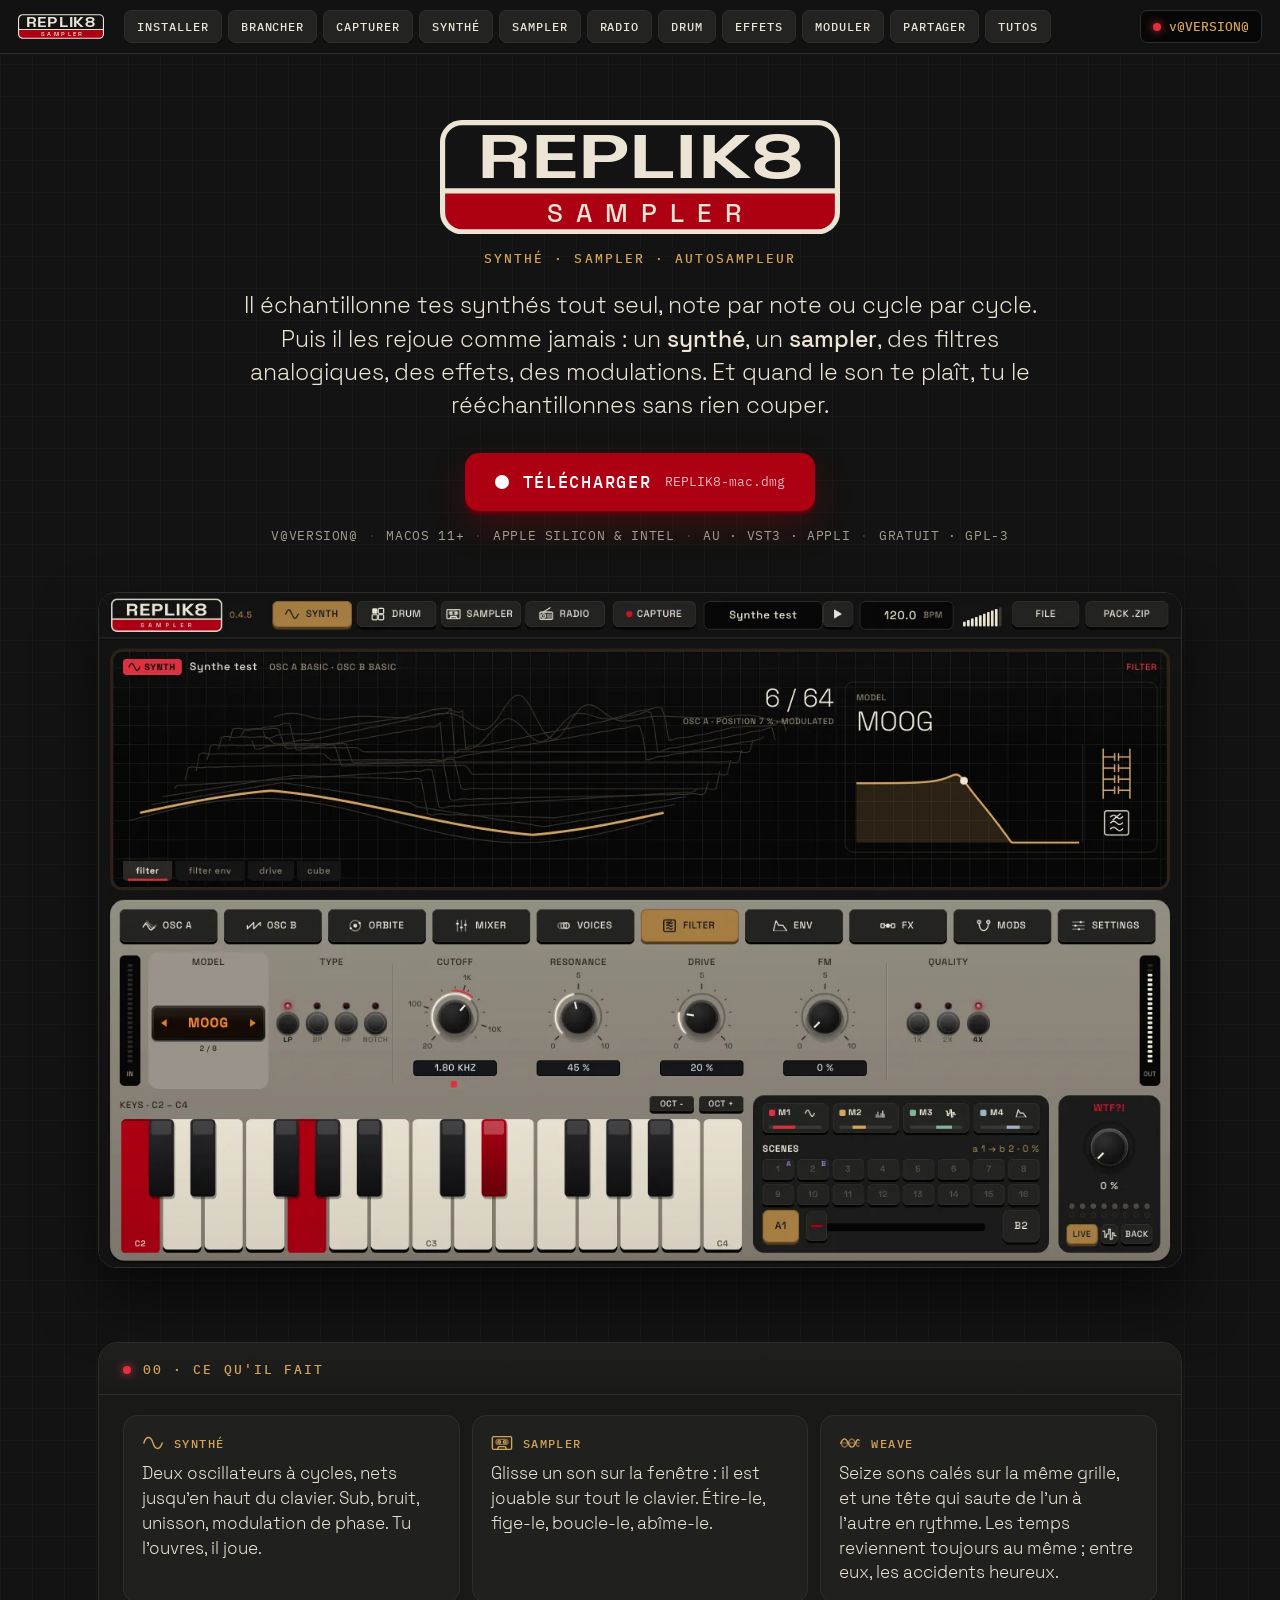
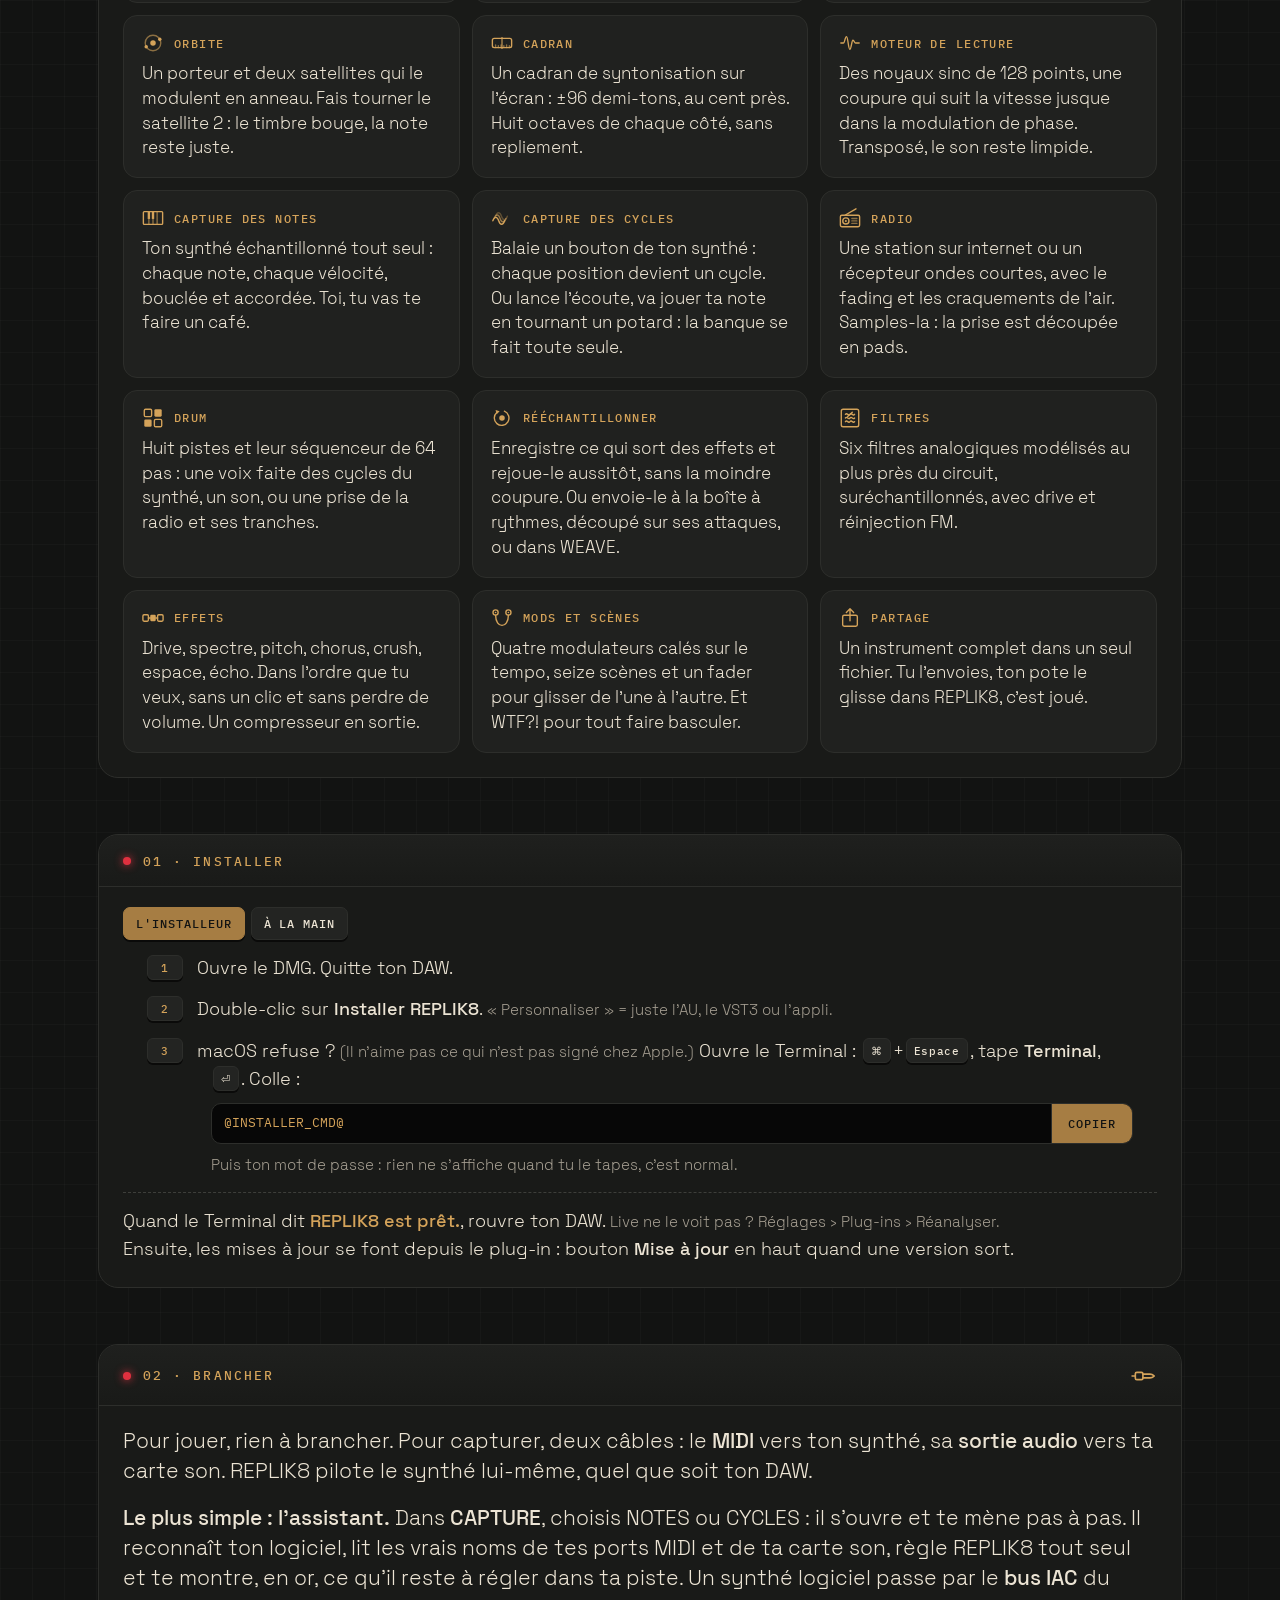
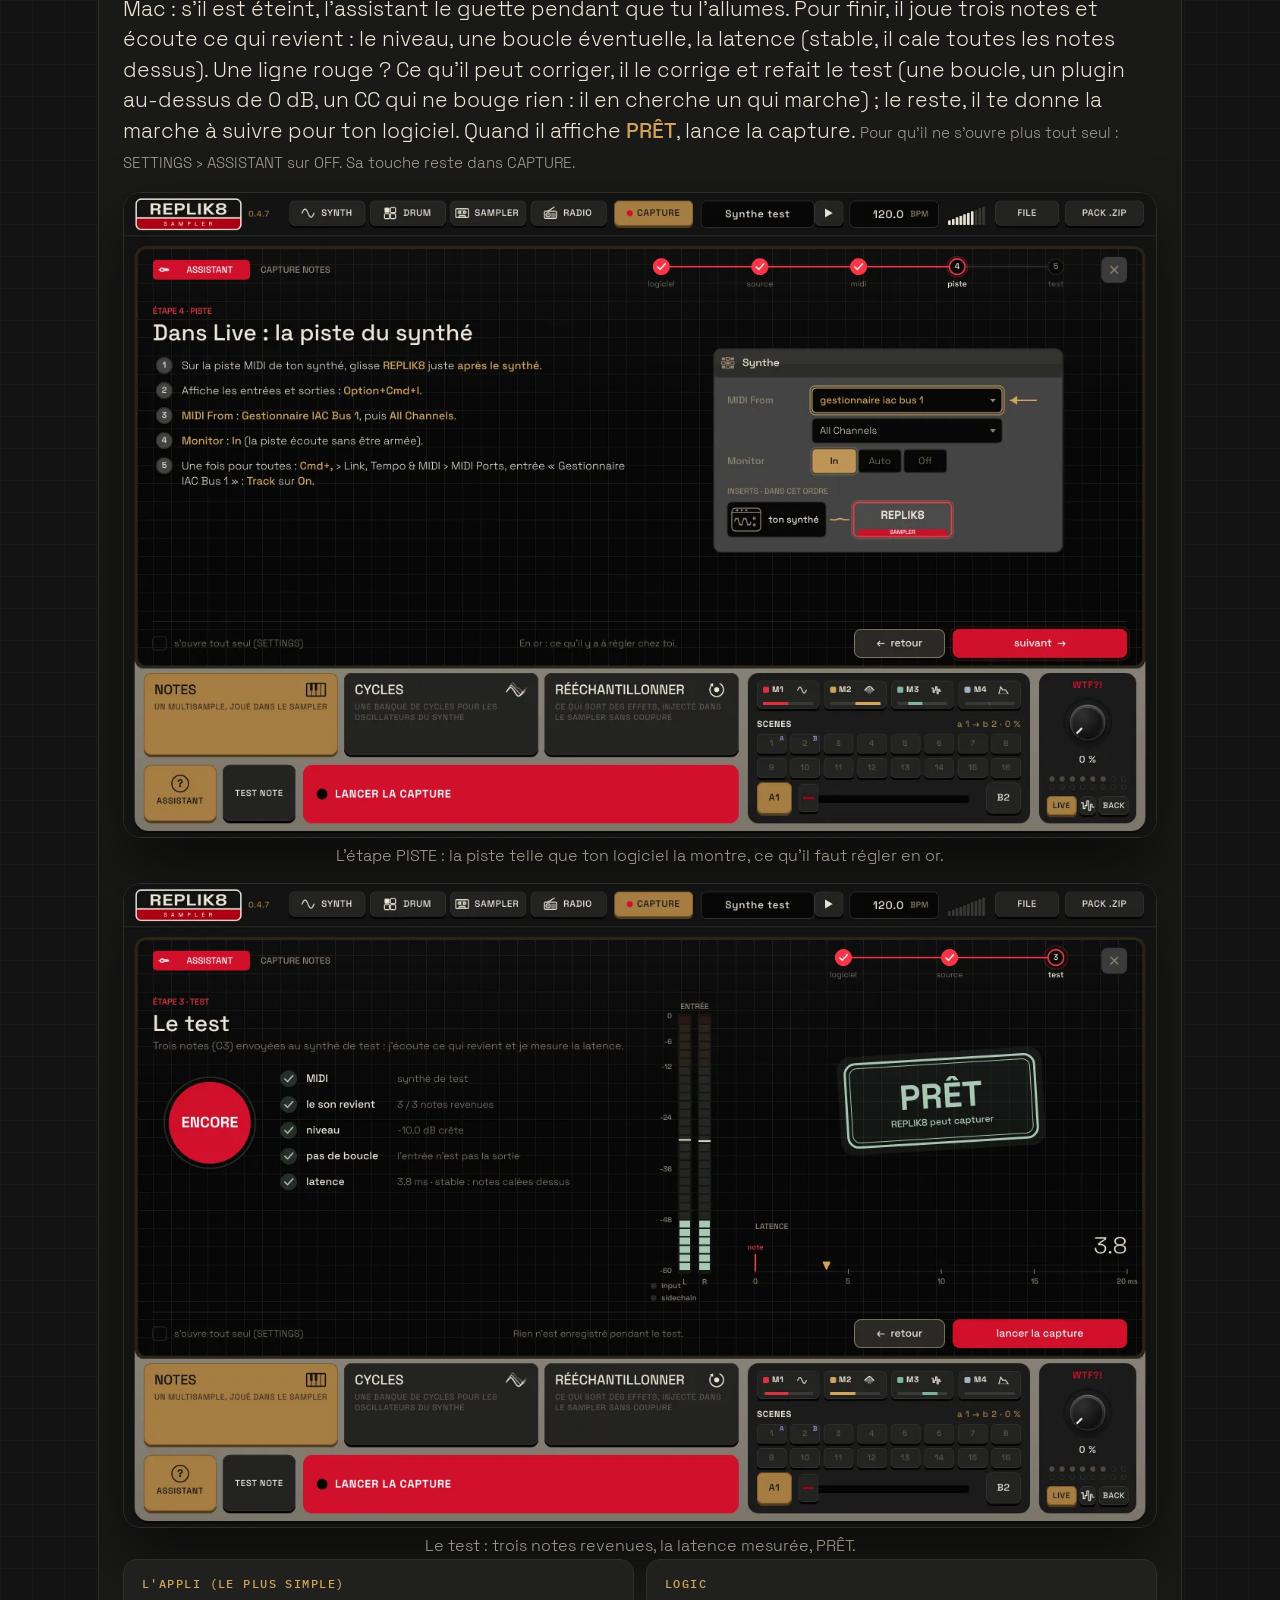
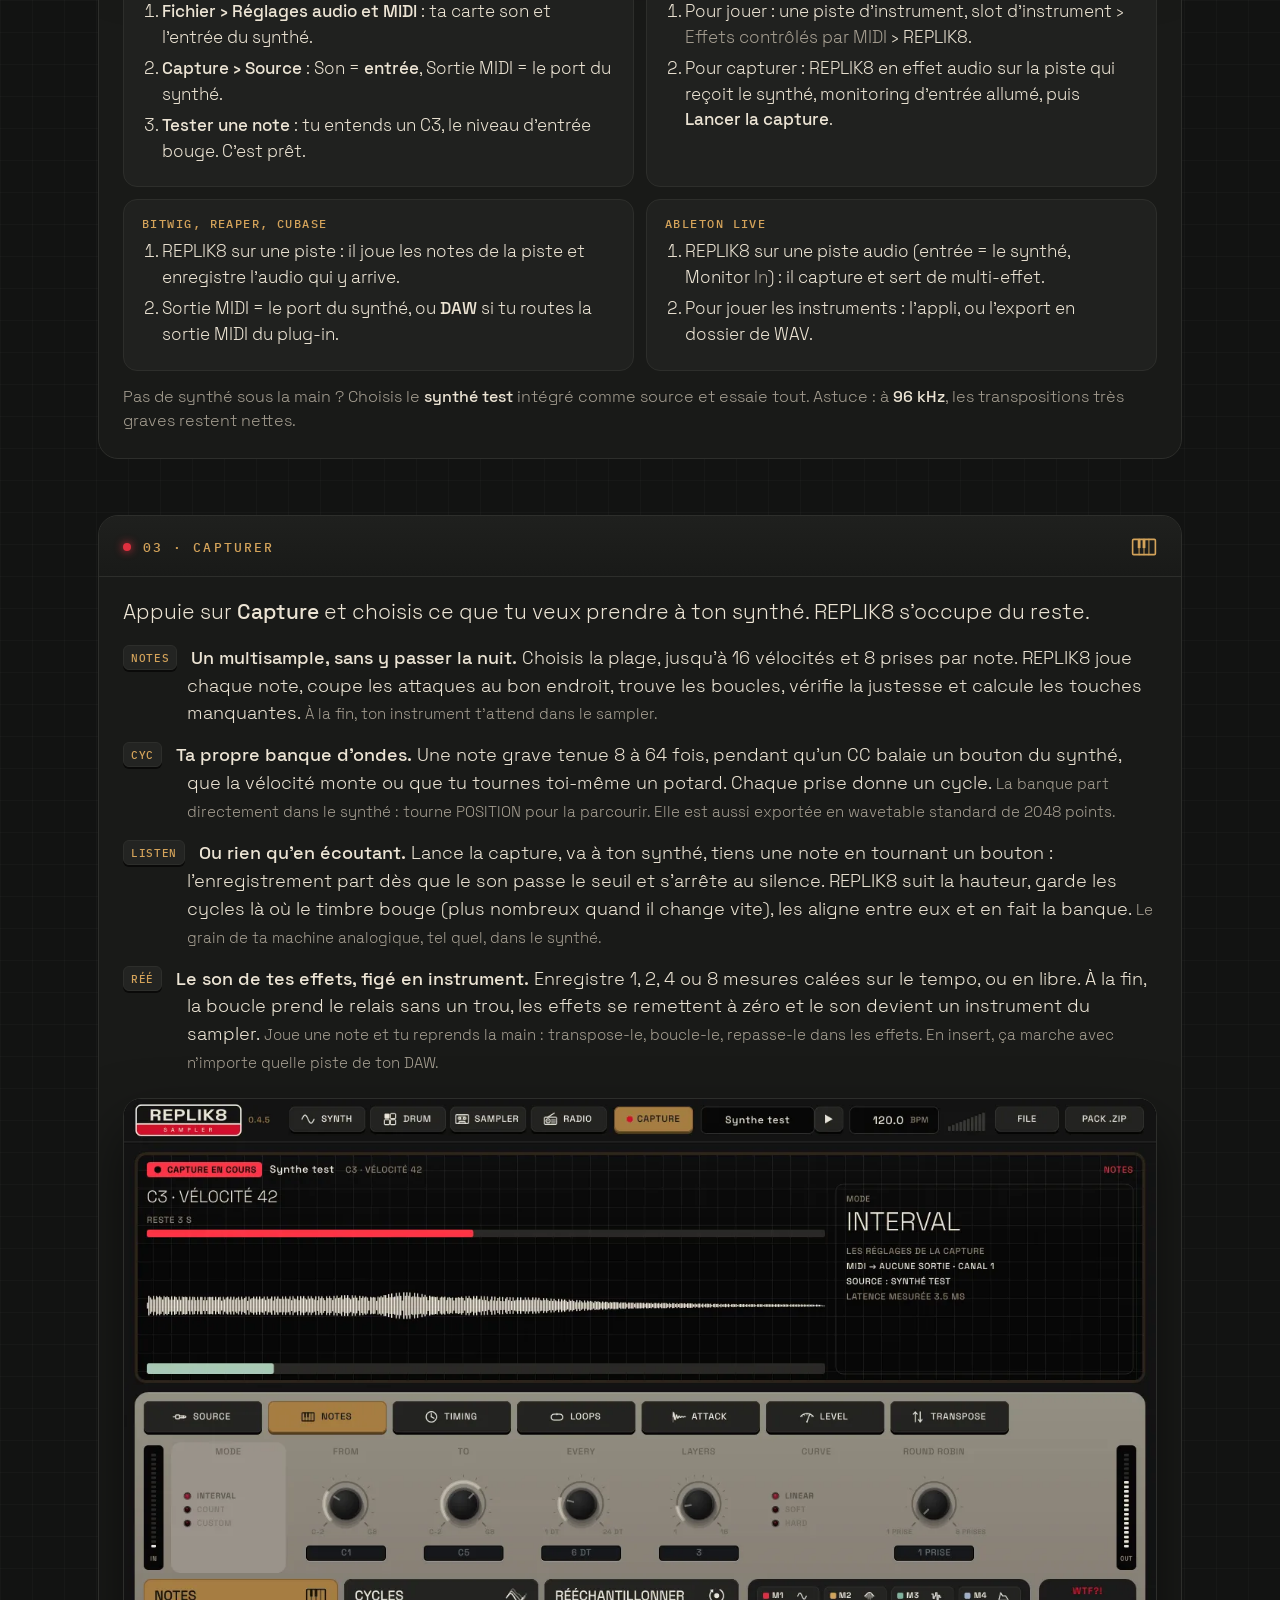
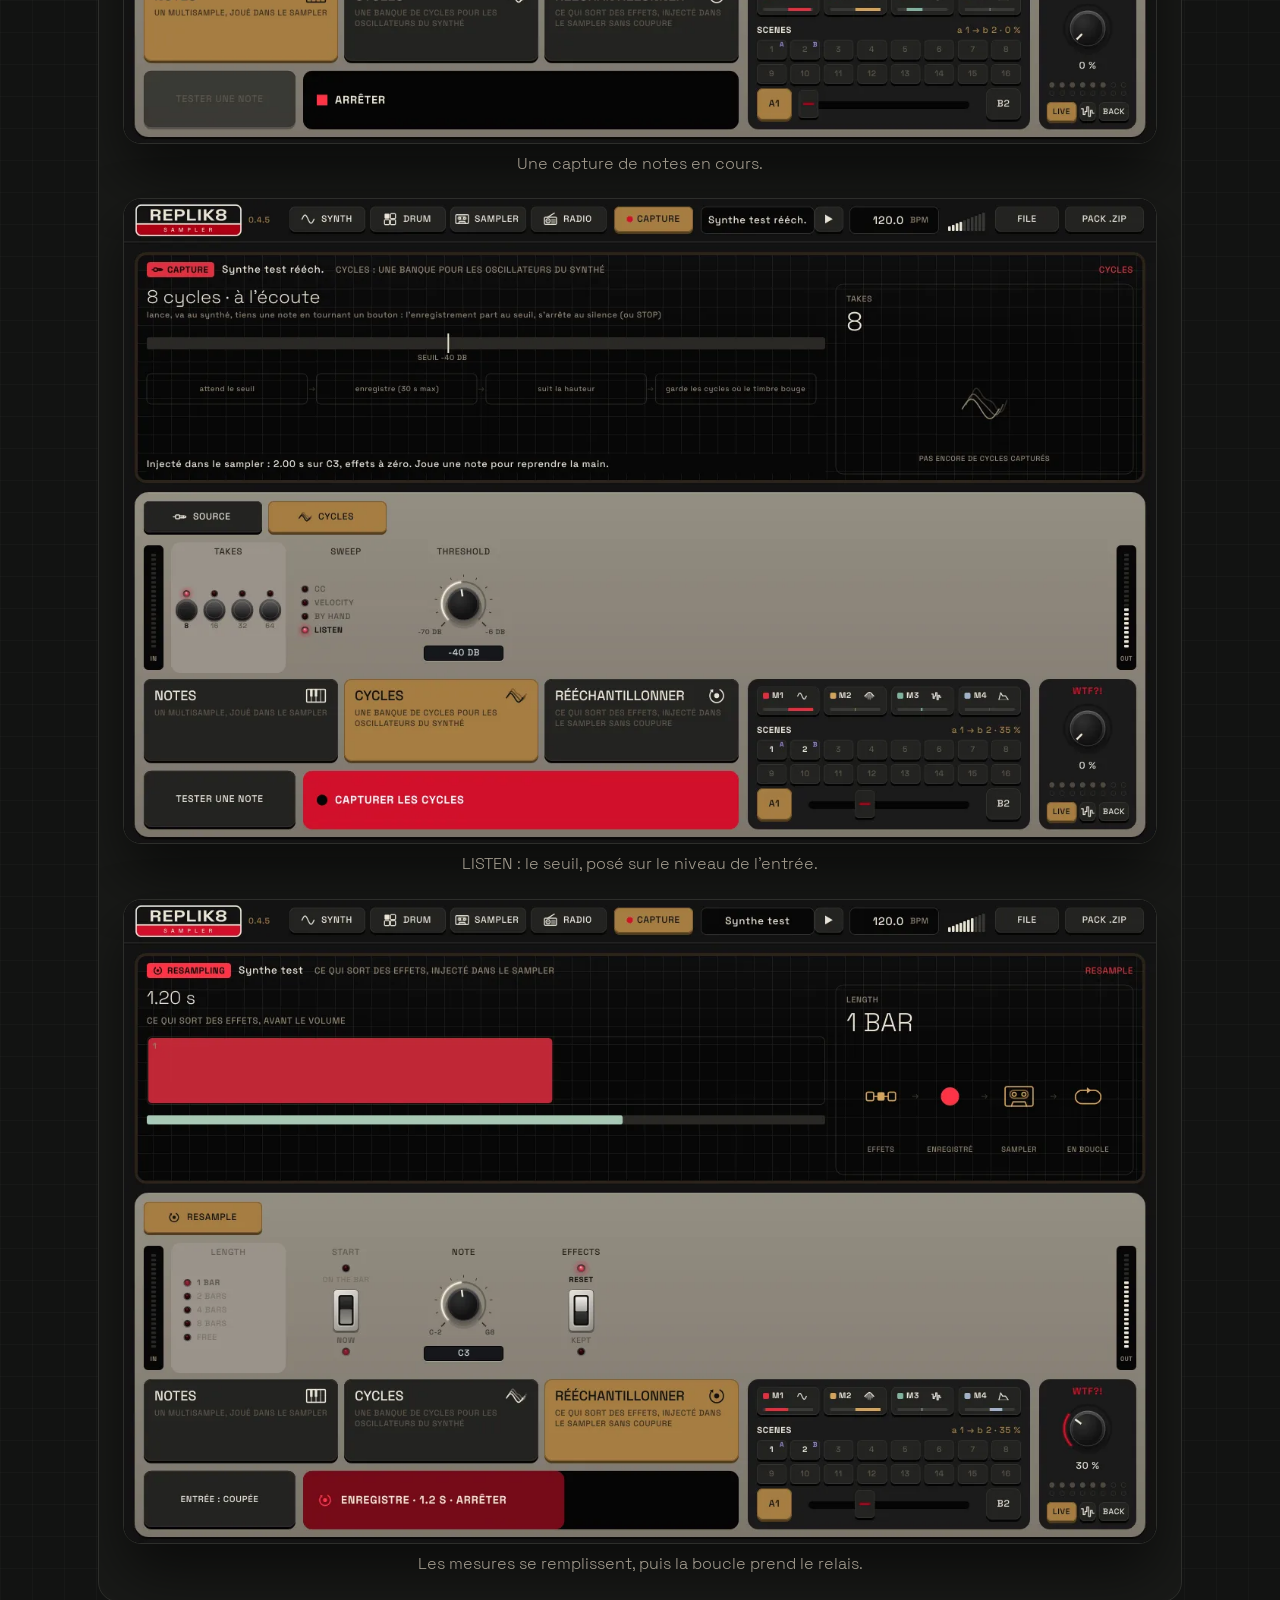
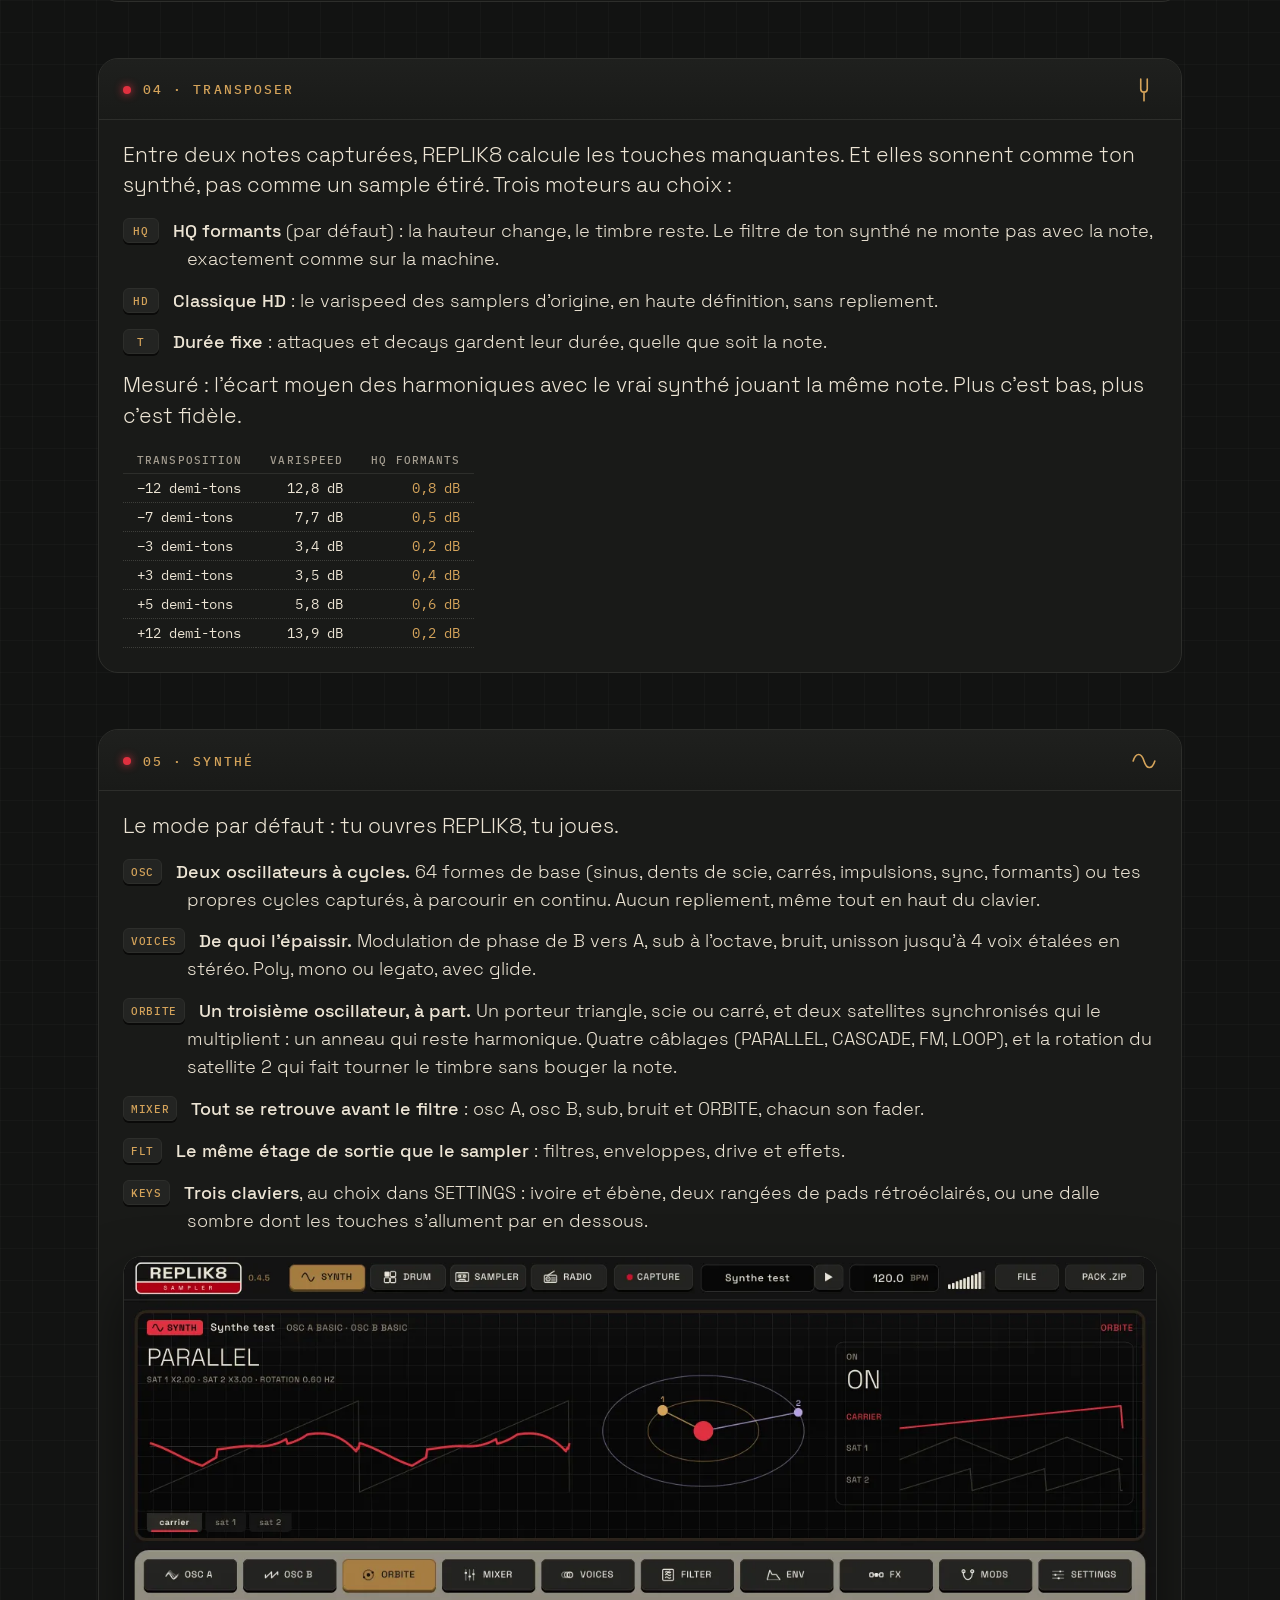
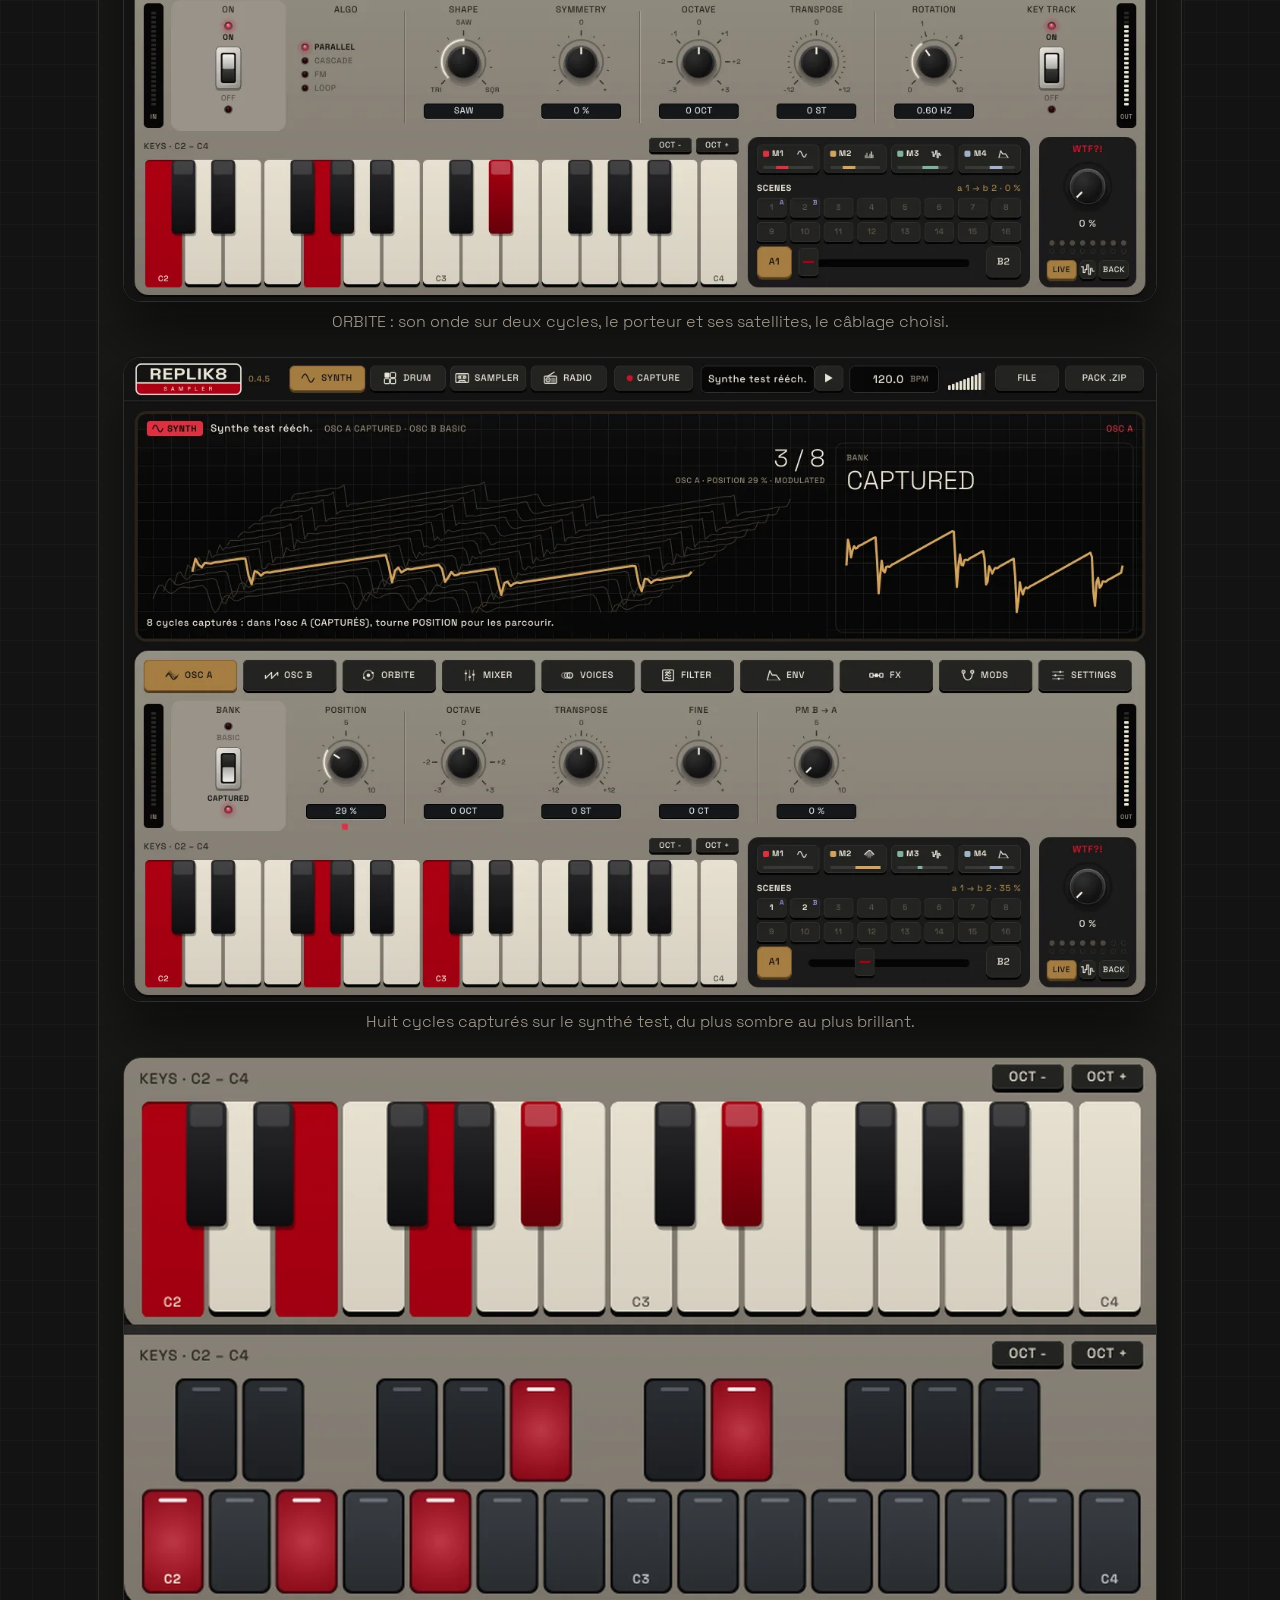
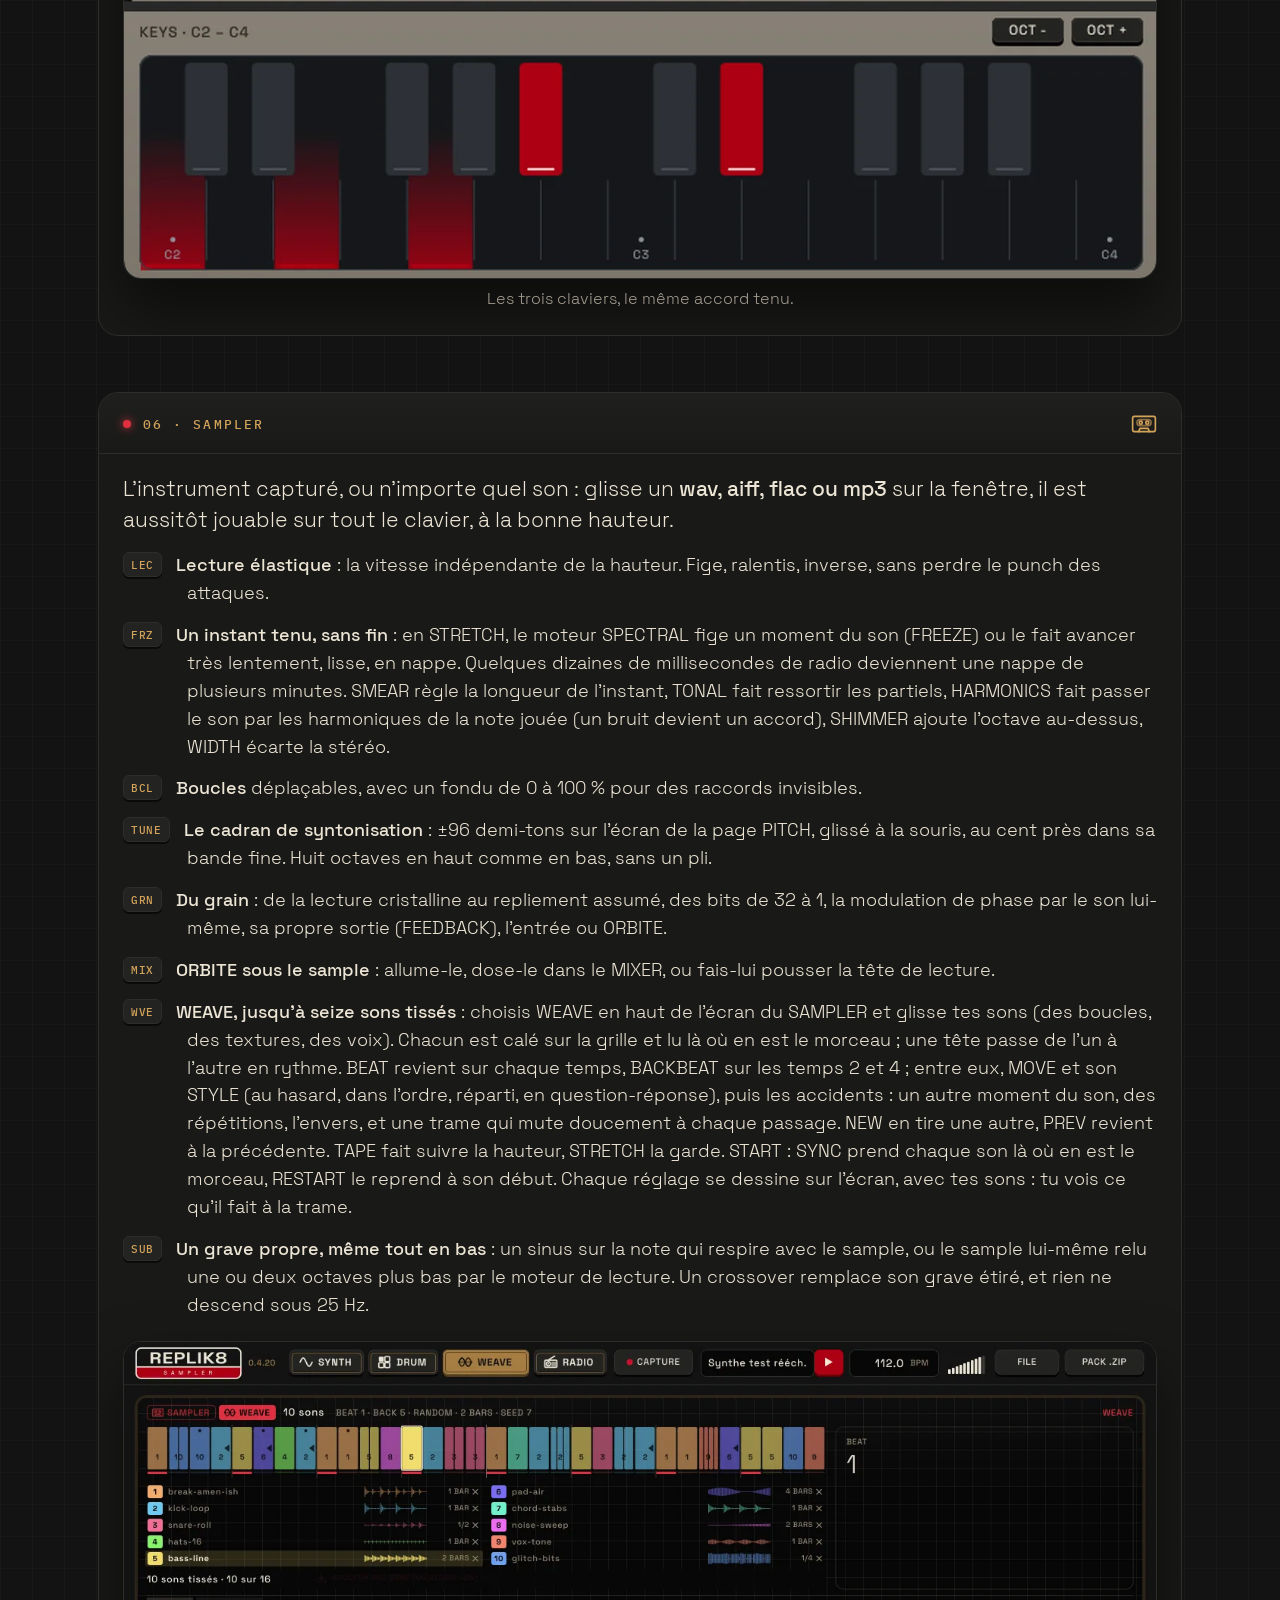
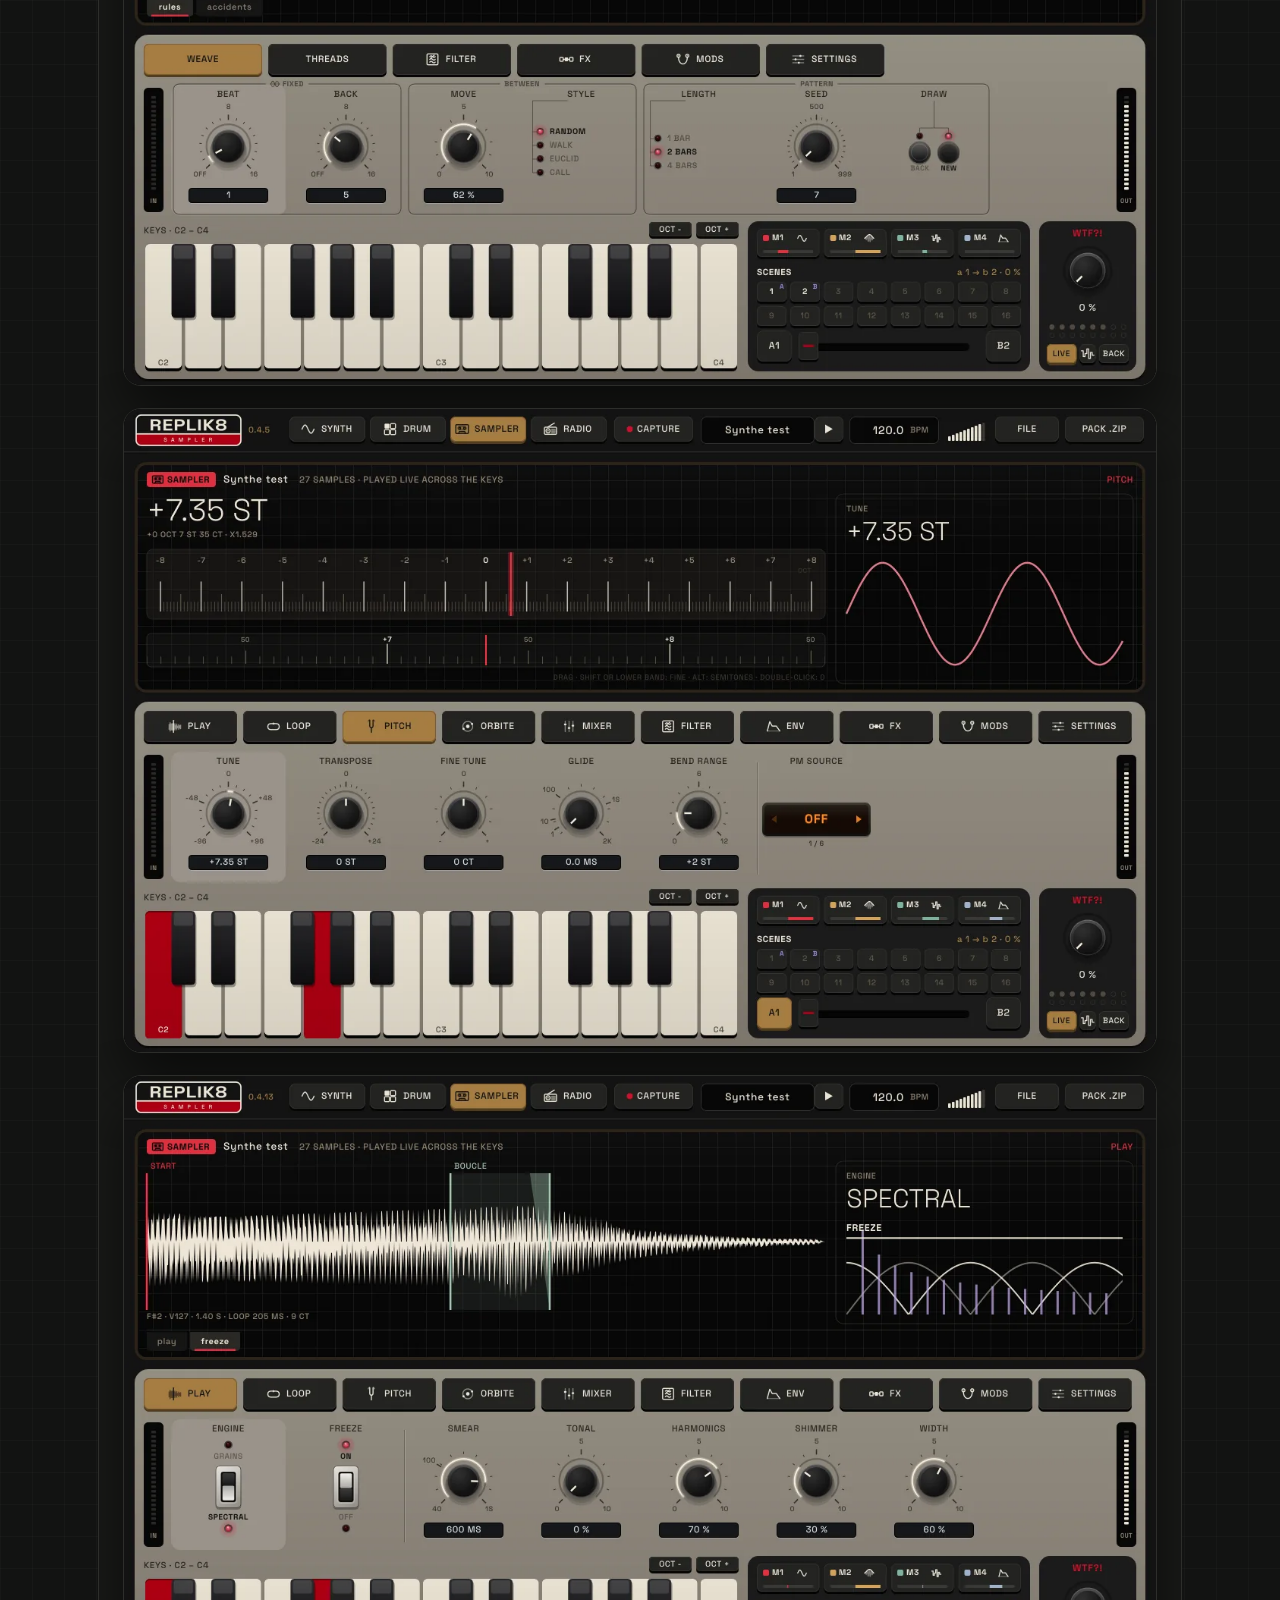
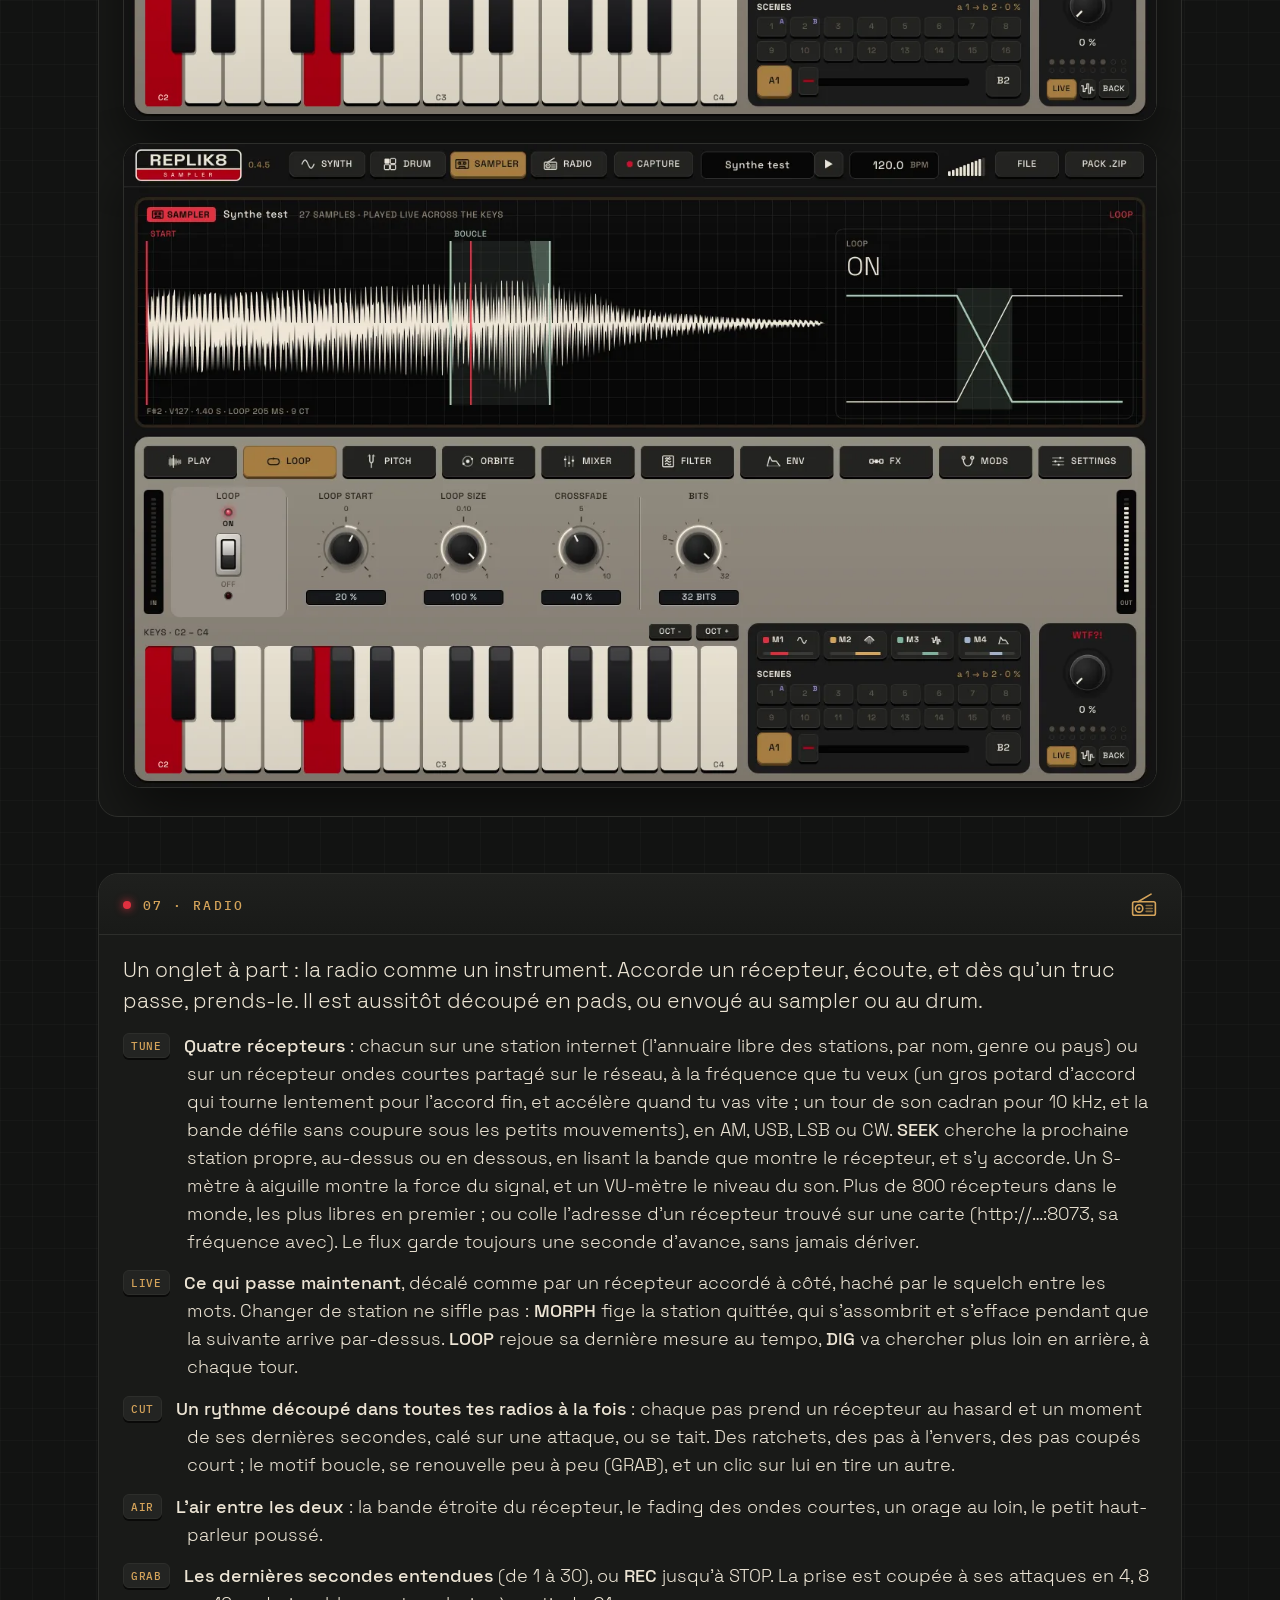
<file: site/index.html>
<!DOCTYPE html>
<html lang="fr">
<head>
<meta charset="utf-8">
<meta name="viewport" content="width=device-width, initial-scale=1">
<title>REPLIK8 — capture tes synthés, joue-les autrement</title>
<meta name="description" content="REPLIK8 échantillonne tes synthés tout seul, note par note ou cycle par cycle, et en fait un synthé et un sampler à part entière : filtres analogiques, effets, modulations, scènes, rééchantillonnage sans coupure. Pour Mac : AU, VST3 et appli. Gratuit.">
<meta name="theme-color" content="#121312">
<link rel="icon" href="favicon.svg" type="image/svg+xml">
<link rel="preload" href="fonts/SpaceGrotesk-Light.woff2" as="font" type="font/woff2" crossorigin>
<link rel="preload" href="fonts/IBMPlexMono-Medium.woff2" as="font" type="font/woff2" crossorigin>
<link rel="stylesheet" href="style.css">
</head>
<body>

<header class="bar">
  <a class="logo" href="#haut"><svg class="logo-badge" viewBox="0 0 140 40" role="img" aria-label="REPLIK8, haut de page"><defs><clipPath id="bc-logo-badge"><rect x=".9" y=".9" width="138.2" height="38.2" rx="6.8"/></clipPath></defs><rect x=".9" y=".9" width="138.2" height="38.2" rx="6.8" fill="#121312"/><g clip-path="url(#bc-logo-badge)"><rect x="0" y="24.8" width="140" height="16" fill="#ad0013"/></g><path d="M0 24.8h140" stroke="#ece4d4" stroke-width="1.8"/><rect x=".9" y=".9" width="138.2" height="38.2" rx="6.8" fill="none" stroke="#ece4d4" stroke-width="1.8"/><text x="70" y="20.2" text-anchor="middle" fill="#ece4d4" font-family="Grotesk, Helvetica, Arial, sans-serif" font-weight="700" font-size="21" textLength="114" lengthAdjust="spacingAndGlyphs">REPLIK8</text><text x="71.5" y="35.6" text-anchor="middle" fill="#ece4d4" font-family="Grotesk, Helvetica, Arial, sans-serif" font-weight="500" font-size="9.2" textLength="68" lengthAdjust="spacing">SAMPLER</text></svg></a>
  <nav>
    <a href="#installer">Installer</a>
    <a href="#brancher">Brancher</a>
    <a href="#capturer">Capturer</a>
    <a href="#synthe">Synthé</a>
    <a href="#sampler">Sampler</a>
    <a href="#radio">Radio</a>
    <a href="#drum">Drum</a>
    <a href="#effets">Effets</a>
    <a href="#moduler">Moduler</a>
    <a href="#partager">Partager</a>
    <a href="#tutos">Tutos</a>
  </nav>
  <a class="light" href="#telecharger"><b></b><span class="ver">v@VERSION@</span></a>
</header>

<main id="haut">

<section class="hero" id="telecharger">
  <h1 class="title"><svg class="badge" viewBox="0 0 140 40" role="img" aria-label="REPLIK8 sampler"><defs><clipPath id="bc-badge"><rect x=".9" y=".9" width="138.2" height="38.2" rx="6.8"/></clipPath></defs><rect x=".9" y=".9" width="138.2" height="38.2" rx="6.8" fill="#121312"/><g clip-path="url(#bc-badge)"><rect x="0" y="24.8" width="140" height="16" fill="#ad0013"/></g><path d="M0 24.8h140" stroke="#ece4d4" stroke-width="1.8"/><rect x=".9" y=".9" width="138.2" height="38.2" rx="6.8" fill="none" stroke="#ece4d4" stroke-width="1.8"/><text x="70" y="20.2" text-anchor="middle" fill="#ece4d4" font-family="Grotesk, Helvetica, Arial, sans-serif" font-weight="700" font-size="21" textLength="114" lengthAdjust="spacingAndGlyphs">REPLIK8</text><text x="71.5" y="35.6" text-anchor="middle" fill="#ece4d4" font-family="Grotesk, Helvetica, Arial, sans-serif" font-weight="500" font-size="9.2" textLength="68" lengthAdjust="spacing">SAMPLER</text></svg></h1>
  <p class="tag">synthé · sampler · autosampleur</p>
  <p class="lead">Il échantillonne tes synthés tout seul, note par note ou cycle par cycle.
    Puis il les rejoue comme jamais&nbsp;: un <b>synthé</b>, un <b>sampler</b>, des filtres analogiques, des effets, des modulations.
    Et quand le son te plaît, tu le rééchantillonnes sans rien couper.</p>
  <div class="get">
    <a class="dl" id="dl" href="https://github.com/distortedimages-code/REPLIKANT/releases/latest/download/REPLIK8-mac.dmg">
      <span class="dot" aria-hidden="true"></span> Télécharger
      <small id="dl-file">REPLIK8-mac.dmg</small>
    </a>
    <ul class="specs">
      <li><span class="ver">v@VERSION@</span></li><li>macOS 11+</li><li>Apple Silicon &amp; Intel</li><li>AU · VST3 · appli</li><li>gratuit · GPL-3</li>
    </ul>
  </div>
  <figure class="screen">
    <img src="img/synthe-1360.webp" srcset="img/synthe-680.webp 680w, img/synthe-1360.webp 1360w"
         sizes="(max-width: 1100px) 100vw, 1084px" width="1360" height="848"
         alt="REPLIK8 en mode SYNTH : l'écran noir avec la pile de cycles et la courbe du filtre, les pages, les potards, le clavier, les mods et les scènes.">
  </figure>
</section>

<section class="mod" id="quoi">
  <h2><span>00 · Ce qu'il fait</span></h2>
  <div class="facts">
    <div><h3><svg class="p" viewBox="0 0 24 24"><path d="M2 12c2.5-8 7.5-8 10 0s7.5 8 10 0"/></svg>Synthé</h3><p>Deux oscillateurs à cycles, nets jusqu'en haut du clavier. Sub, bruit, unisson, modulation de phase. Tu l'ouvres, il joue.</p></div>
    <div><h3><svg class="p" viewBox="0 0 24 24"><rect x="1.5" y="5" width="21" height="14" rx="1.6"/><rect x="5.5" y="8" width="13" height="5.5" rx="2.7" opacity=".6"/><circle cx="9" cy="10.8" r="1.4"/><circle cx="15" cy="10.8" r="1.4"/><path d="M7 19l1.3-3h7.4L17 19"/></svg>Sampler</h3><p>Glisse un son sur la fenêtre&nbsp;: il est jouable sur tout le clavier. Étire-le, fige-le, boucle-le, abîme-le.</p></div>
    <div><h3><svg class="p" viewBox="0 0 24 24"><path d="M2 12c2.5-6 5.5-6 8 0s5.5 6 8 0 3.5-3 4-3"/><path d="M2 12c2.5 6 5.5 6 8 0s5.5-6 8 0 3.5 3 4 3" opacity=".6"/><path d="M2 12h20" opacity=".4"/></svg>Weave</h3><p>Seize sons calés sur la même grille, et une tête qui saute de l'un à l'autre en rythme. Les temps reviennent toujours au même&nbsp;; entre eux, les accidents heureux.</p></div>
    <div><h3><svg class="p" viewBox="0 0 24 24"><circle class="f" cx="12" cy="12" r="3"/><circle cx="12" cy="12" r="8.5" opacity=".6"/><circle class="f" cx="19.4" cy="7.8" r="1.9"/><circle class="f" cx="4.6" cy="16.2" r="1.9"/></svg>Orbite</h3><p>Un porteur et deux satellites qui le modulent en anneau. Fais tourner le satellite 2&nbsp;: le timbre bouge, la note reste juste.</p></div>
    <div><h3><svg class="p" viewBox="0 0 24 24"><rect x="1.5" y="7" width="21" height="10" rx="2"/><path d="M5 17v-3M8 17v-2M11 17v-3M14 17v-2M17 17v-3M20 17v-2" opacity=".6"/><path class="f" d="M12.6 5.5h-1.2v13h1.2z"/></svg>Cadran</h3><p>Un cadran de syntonisation sur l'écran&nbsp;: ±96 demi-tons, au cent près. Huit octaves de chaque côté, sans repliement.</p></div>
    <div><h3><svg class="p" viewBox="0 0 24 24"><path d="M2 12h3c1.2 0 1.6-7 3.2-7s2 14 3.6 14 2-10 3.4-10 1.6 3 2.8 3H22" /></svg>Moteur de lecture</h3><p>Des noyaux sinc de 128 points, une coupure qui suit la vitesse jusque dans la modulation de phase. Transposé, le son reste limpide.</p></div>
    <div><h3><svg class="p" viewBox="0 0 24 24"><rect x="1.5" y="5" width="21" height="14" rx="1"/><path d="M7.5 5v14M12 5v14M16.5 5v14" opacity=".6"/><rect class="f" x="6.2" y="5" width="2.6" height="8"/><rect class="f" x="10.7" y="5" width="2.6" height="8"/></svg>Capture des notes</h3><p>Ton synthé échantillonné tout seul&nbsp;: chaque note, chaque vélocité, bouclée et accordée. Toi, tu vas te faire un café.</p></div>
    <div><h3><svg class="p" viewBox="0 0 24 24"><path d="M5 10c1.6-5 4.8-5 6.4 0s4.8 5 6.4 0" opacity=".35"/><path d="M3.5 12.5c1.6-5 4.8-5 6.4 0s4.8 5 6.4 0" opacity=".65"/><path d="M2 15c1.6-5 4.8-5 6.4 0s4.8 5 6.4 0"/></svg>Capture des cycles</h3><p>Balaie un bouton de ton synthé&nbsp;: chaque position devient un cycle. Ou lance l'écoute, va jouer ta note en tournant un potard&nbsp;: la banque se fait toute seule.</p></div>
    <div><h3><svg class="p" viewBox="0 0 24 24"><rect x="1.5" y="9" width="21" height="12.5" rx="1.6"/><circle cx="7.5" cy="15.2" r="3.4"/><circle class="f" cx="7.5" cy="15.2" r="1.1"/><path d="M14 12.5h5.5M14 15.2h5.5M14 17.9h5.5" opacity=".6"/><path d="M6.5 9 18.5 2"/></svg>Radio</h3><p>Une station sur internet ou un récepteur ondes courtes, avec le fading et les craquements de l'air. Samples-la&nbsp;: la prise est découpée en pads.</p></div>
    <div><h3><svg class="p" viewBox="0 0 24 24"><rect x="2.5" y="2.5" width="8" height="8" rx="1.4"/><rect class="f" x="13.5" y="2.5" width="8" height="8" rx="1.4"/><rect class="f" x="2.5" y="13.5" width="8" height="8" rx="1.4"/><rect x="13.5" y="13.5" width="8" height="8" rx="1.4"/></svg>Drum</h3><p>Huit pistes et leur séquenceur de 64 pas&nbsp;: une voix faite des cycles du synthé, un son, ou une prise de la radio et ses tranches.</p></div>
    <div><h3><svg class="p" viewBox="0 0 24 24"><path d="M14.6 4.6A8 8 0 1 1 6.3 6"/><path class="f" d="M5 3.2l4.4 1.4-3.2 3.4z"/><circle class="f" cx="12" cy="12" r="3"/></svg>Rééchantillonner</h3><p>Enregistre ce qui sort des effets et rejoue-le aussitôt, sans la moindre coupure. Ou envoie-le à la boîte à rythmes, découpé sur ses attaques, ou dans WEAVE.</p></div>
    <div><h3><svg class="p" viewBox="0 0 24 24"><rect x="2.5" y="2.5" width="19" height="19" rx="2"/><path d="M7 8c1.7-2.4 3.3 2.4 5 0s3.3 2.4 5 0M7 12c1.7-2.4 3.3 2.4 5 0s3.3 2.4 5 0M7 16c1.7-2.4 3.3 2.4 5 0s3.3 2.4 5 0"/><path d="M9.5 10.4l5-4.8"/></svg>Filtres</h3><p>Six filtres analogiques modélisés au plus près du circuit, suréchantillonnés, avec drive et réinjection FM.</p></div>
    <div><h3><svg class="p" viewBox="0 0 24 24"><rect x="1" y="8.5" width="6" height="7" rx="1.2"/><rect class="f" x="9" y="8.5" width="6" height="7" rx="1.2"/><rect x="17" y="8.5" width="6" height="7" rx="1.2"/><path d="M7 12h2M15 12h2"/></svg>Effets</h3><p>Drive, spectre, pitch, chorus, crush, espace, écho. Dans l'ordre que tu veux, sans un clic et sans perdre de volume. Un compresseur en sortie.</p></div>
    <div><h3><svg class="p" viewBox="0 0 24 24"><circle cx="5" cy="6" r="2.8"/><circle cx="19" cy="6" r="2.8"/><circle class="f" cx="5" cy="6" r=".9"/><circle class="f" cx="19" cy="6" r=".9"/><path d="M5 8.8c0 15 14 15 14 0"/></svg>Mods et scènes</h3><p>Quatre modulateurs calés sur le tempo, seize scènes et un fader pour glisser de l'une à l'autre. Et WTF?! pour tout faire basculer.</p></div>
    <div><h3><svg class="p" viewBox="0 0 24 24"><rect x="4" y="9" width="16" height="12" rx="1.6"/><path d="M12 15V2M8 6l4-4 4 4"/></svg>Partage</h3><p>Un instrument complet dans un seul fichier. Tu l'envoies, ton pote le glisse dans REPLIK8, c'est joué.</p></div>
  </div>
</section>

<!-- 01 INSTALLER ============================================================ -->
<section class="mod" id="installer">
  <h2><span>01 · Installer</span></h2>
  <div class="tabs" role="tablist">
    <button role="tab" aria-selected="true" data-route="pkg">L'installeur</button>
    <button role="tab" aria-selected="false" data-route="hand">À la main</button>
  </div>

  <div class="route" data-route="pkg">
    <ol class="steps-list">
      <li><kbd>1</kbd>Ouvre le DMG. Quitte ton DAW.</li>
      <li><kbd>2</kbd>Double-clic sur <b>Installer REPLIK8</b>. <small>« Personnaliser » = juste l'AU, le VST3 ou l'appli.</small></li>
      <li><kbd>3</kbd>macOS refuse&nbsp;? <small>(Il n'aime pas ce qui n'est pas signé chez Apple.)</small> Ouvre le Terminal&nbsp;: <kbd class="k">⌘</kbd>+<kbd class="k">Espace</kbd>, tape <b>Terminal</b>, <kbd class="k">⏎</kbd>. Colle&nbsp;:
        <div class="cmd"><code id="cmd-pkg">@INSTALLER_CMD@</code><button class="copy" data-copy="cmd-pkg">Copier</button></div>
        <small>Puis ton mot de passe&nbsp;: rien ne s'affiche quand tu le tapes, c'est normal.</small></li>
    </ol>
  </div>

  <div class="route" data-route="hand" hidden>
    <ol class="steps-list">
      <li><kbd>1</kbd>Ouvre le DMG. Quitte ton DAW.</li>
      <li><kbd>2</kbd>Glisse chaque élément sur son dossier&nbsp;: <b>.component</b> → Components, <b>.vst3</b> → VST3, <b>.app</b> → Applications.</li>
      <li><kbd>3</kbd>Ouvre le Terminal&nbsp;: <kbd class="k">⌘</kbd>+<kbd class="k">Espace</kbd>, tape <b>Terminal</b>, <kbd class="k">⏎</kbd>. Colle&nbsp;:
        <div class="cmd"><code id="cmd-hand">@TERMINAL_CMD@</code><button class="copy" data-copy="cmd-hand">Copier</button></div>
        <small>Mot de passe (invisible, c'est normal). Elle débloque l'AU et le VST3, puis fait valider l'AU.</small></li>
    </ol>
  </div>
  <p class="done">Quand le Terminal dit <b class="y">REPLIK8 est prêt.</b>, rouvre ton DAW. <small>Live ne le voit pas&nbsp;? Réglages › Plug-ins › Réanalyser.</small><br>
    Ensuite, les mises à jour se font depuis le plug-in&nbsp;: bouton <b>Mise à jour</b> en haut quand une version sort.</p>
</section>


<!-- 02 BRANCHER ============================================================= -->
<section class="mod" id="brancher">
  <h2><span>02 · Brancher</span><svg class="p" viewBox="0 0 24 24"><path d="M1 12h3"/><rect x="4" y="8.6" width="7" height="6.8" rx="1.4"/><path d="M11 10.3h6.5M11 13.7h6.5M17.5 10.3c3 0 3.5 1.7 4 1.7-.5 0-1 1.7-4 1.7"/></svg></h2>
  <p class="intro">Pour jouer, rien à brancher. Pour capturer, deux câbles&nbsp;: le <b>MIDI</b> vers ton synthé, sa <b>sortie audio</b> vers ta carte son. REPLIK8 pilote le synthé lui-même, quel que soit ton DAW.</p>
  <p class="intro"><b>Le plus simple&nbsp;: l'assistant.</b> Dans <b>CAPTURE</b>, choisis NOTES ou CYCLES&nbsp;: il s'ouvre et te mène pas à pas. Il reconnaît ton logiciel, lit les vrais noms de tes ports MIDI et de ta carte son, règle REPLIK8 tout seul et te montre, en or, ce qu'il reste à régler dans ta piste. Un synthé logiciel passe par le <b>bus IAC</b> du Mac&nbsp;: s'il est éteint, l'assistant le guette pendant que tu l'allumes. Pour finir, il joue trois notes et écoute ce qui revient&nbsp;: le niveau, une boucle éventuelle, la latence (stable, il cale toutes les notes dessus). Une ligne rouge&nbsp;? Ce qu'il peut corriger, il le corrige et refait le test (une boucle, un plugin au-dessus de 0&nbsp;dB, un CC qui ne bouge rien&nbsp;: il en cherche un qui marche)&nbsp;; le reste, il te donne la marche à suivre pour ton logiciel. Quand il affiche <b class="y">PRÊT</b>, lance la capture. <small>Pour qu'il ne s'ouvre plus tout seul&nbsp;: SETTINGS › ASSISTANT sur OFF. Sa touche reste dans CAPTURE.</small></p>
  <figure class="shot" style="margin:14px 24px 0"><img src="img/assistant-piste-1360.webp" srcset="img/assistant-piste-680.webp 680w, img/assistant-piste-1360.webp 1360w" sizes="(max-width: 1100px) 100vw, 1070px" width="1360" height="848" loading="lazy" alt="L'assistant, étape PISTE dans Live : les réglages de la piste du synthé dessinés à droite, ce qu'il faut changer en or, REPLIK8 après le synthé."></figure>
  <p class="cap" style="margin:6px 24px 0">L'étape PISTE&nbsp;: la piste telle que ton logiciel la montre, ce qu'il faut régler en or.</p>
  <figure class="shot" style="margin:14px 24px 0"><img src="img/assistant-pret-1360.webp" srcset="img/assistant-pret-680.webp 680w, img/assistant-pret-1360.webp 1360w" sizes="(max-width: 1100px) 100vw, 1070px" width="1360" height="848" loading="lazy" alt="Le test de l'assistant : trois notes revenues, le niveau, pas de boucle, la latence stable, les vumètres, et PRÊT."></figure>
  <p class="cap" style="margin:6px 24px 0">Le test&nbsp;: trois notes revenues, la latence mesurée, PRÊT.</p>
  <div class="daw">
    <div><h3>L'appli (le plus simple)</h3><ol>
      <li><b>Fichier › Réglages audio et MIDI</b>&nbsp;: ta carte son et l'entrée du synthé.</li>
      <li><b>Capture › Source</b>&nbsp;: Son = <b>entrée</b>, Sortie MIDI = le port du synthé.</li>
      <li><b>Tester une note</b>&nbsp;: tu entends un C3, le niveau d'entrée bouge. C'est prêt.</li></ol></div>
    <div><h3>Logic</h3><ol>
      <li>Pour jouer&nbsp;: une piste d'instrument, slot d'instrument › <i>Effets contrôlés par MIDI</i> › REPLIK8.</li>
      <li>Pour capturer&nbsp;: REPLIK8 en effet audio sur la piste qui reçoit le synthé, monitoring d'entrée allumé, puis <b>Lancer la capture</b>.</li></ol></div>
    <div><h3>Bitwig, Reaper, Cubase</h3><ol>
      <li>REPLIK8 sur une piste&nbsp;: il joue les notes de la piste et enregistre l'audio qui y arrive.</li>
      <li>Sortie MIDI = le port du synthé, ou <b>DAW</b> si tu routes la sortie MIDI du plug-in.</li></ol></div>
    <div><h3>Ableton Live</h3><ol>
      <li>REPLIK8 sur une piste audio (entrée = le synthé, Monitor <i>In</i>)&nbsp;: il capture et sert de multi-effet.</li>
      <li>Pour jouer les instruments&nbsp;: l'appli, ou l'export en dossier de WAV.</li></ol></div>
  </div>
  <p class="cap" style="margin:14px 24px 0">Pas de synthé sous la main&nbsp;? Choisis le <b>synthé test</b> intégré comme source et essaie tout. Astuce&nbsp;: à <b>96&nbsp;kHz</b>, les transpositions très graves restent nettes.</p>
</section>

<!-- 03 CAPTURER ============================================================= -->
<section class="mod" id="capturer">
  <h2><span>03 · Capturer</span><svg class="p" viewBox="0 0 24 24"><rect x="1.5" y="5" width="21" height="14" rx="1"/><path d="M7.5 5v14M12 5v14M16.5 5v14" opacity=".6"/><rect class="f" x="6.2" y="5" width="2.6" height="8"/><rect class="f" x="10.7" y="5" width="2.6" height="8"/></svg></h2>
  <p class="intro">Appuie sur <b>Capture</b> et choisis ce que tu veux prendre à ton synthé. REPLIK8 s'occupe du reste.</p>
  <ol class="steps-list">
    <li><kbd>NOTES</kbd><b>Un multisample, sans y passer la nuit.</b> Choisis la plage, jusqu'à 16 vélocités et 8 prises par note. REPLIK8 joue chaque note, coupe les attaques au bon endroit, trouve les boucles, vérifie la justesse et calcule les touches manquantes. <small>À la fin, ton instrument t'attend dans le sampler.</small></li>
    <li><kbd>CYC</kbd><b>Ta propre banque d'ondes.</b> Une note grave tenue 8 à 64 fois, pendant qu'un CC balaie un bouton du synthé, que la vélocité monte ou que tu tournes toi-même un potard. Chaque prise donne un cycle. <small>La banque part directement dans le synthé&nbsp;: tourne POSITION pour la parcourir. Elle est aussi exportée en wavetable standard de 2048 points.</small></li>
    <li><kbd>LISTEN</kbd><b>Ou rien qu'en écoutant.</b> Lance la capture, va à ton synthé, tiens une note en tournant un bouton&nbsp;: l'enregistrement part dès que le son passe le seuil et s'arrête au silence. REPLIK8 suit la hauteur, garde les cycles là où le timbre bouge (plus nombreux quand il change vite), les aligne entre eux et en fait la banque. <small>Le grain de ta machine analogique, tel quel, dans le synthé.</small></li>
    <li><kbd>RÉÉ</kbd><b>Le son de tes effets, figé en instrument.</b> Enregistre 1, 2, 4 ou 8 mesures calées sur le tempo, ou en libre. À la fin, la boucle prend le relais sans un trou, les effets se remettent à zéro et le son devient un instrument du sampler. <small>Joue une note et tu reprends la main&nbsp;: transpose-le, boucle-le, repasse-le dans les effets. En insert, ça marche avec n'importe quelle piste de ton DAW.</small></li>
  </ol>
  <figure class="shot"><img src="img/capture-1360.webp" srcset="img/capture-680.webp 680w, img/capture-1360.webp 1360w" sizes="(max-width: 1100px) 100vw, 1070px" width="1360" height="848" loading="lazy" alt="Une capture de notes en cours sur le synthé test."></figure>
  <p class="cap">Une capture de notes en cours.</p>
  <figure class="shot"><img src="img/ecoute-1360.webp" srcset="img/ecoute-680.webp 680w, img/ecoute-1360.webp 1360w" sizes="(max-width: 1100px) 100vw, 1070px" width="1360" height="848" loading="lazy" alt="LISTEN : le seuil sur le niveau d'entrée, et ce qui va se passer : attendre, enregistrer, suivre la hauteur, garder les cycles."></figure>
  <p class="cap">LISTEN&nbsp;: le seuil, posé sur le niveau de l'entrée.</p>
  <figure class="shot"><img src="img/reechantillonner-1360.webp" srcset="img/reechantillonner-680.webp 680w, img/reechantillonner-1360.webp 1360w" sizes="(max-width: 1100px) 100vw, 1070px" width="1360" height="848" loading="lazy" alt="Rééchantillonner : une mesure en train de s'enregistrer."></figure>
  <p class="cap">Les mesures se remplissent, puis la boucle prend le relais.</p>
</section>

<!-- 04 TRANSPOSER =========================================================== -->
<section class="mod" id="transposer">
  <h2><span>04 · Transposer</span><svg class="p" viewBox="0 0 24 24"><path d="M9 2v9c0 4 6 4 6 0V2M12 14.5V22"/></svg></h2>
  <p class="intro">Entre deux notes capturées, REPLIK8 calcule les touches manquantes. Et elles sonnent comme ton synthé, pas comme un sample étiré. Trois moteurs au choix&nbsp;:</p>
  <ul class="steps-list">
    <li><kbd>HQ</kbd><b>HQ formants</b> (par défaut)&nbsp;: la hauteur change, le timbre reste. Le filtre de ton synthé ne monte pas avec la note, exactement comme sur la machine.</li>
    <li><kbd>HD</kbd><b>Classique HD</b>&nbsp;: le varispeed des samplers d'origine, en haute définition, sans repliement.</li>
    <li><kbd>T</kbd><b>Durée fixe</b>&nbsp;: attaques et decays gardent leur durée, quelle que soit la note.</li>
  </ul>
  <p class="intro" style="margin-top:14px">Mesuré&nbsp;: l'écart moyen des harmoniques avec le vrai synthé jouant la même note. Plus c'est bas, plus c'est fidèle.</p>
  <table class="cmp">
    <tr><th>Transposition</th><th>Varispeed</th><th>HQ formants</th></tr>
    <tr><td>−12 demi-tons</td><td>12,8 dB</td><td class="good">0,8 dB</td></tr>
    <tr><td>−7 demi-tons</td><td>7,7 dB</td><td class="good">0,5 dB</td></tr>
    <tr><td>−3 demi-tons</td><td>3,4 dB</td><td class="good">0,2 dB</td></tr>
    <tr><td>+3 demi-tons</td><td>3,5 dB</td><td class="good">0,4 dB</td></tr>
    <tr><td>+5 demi-tons</td><td>5,8 dB</td><td class="good">0,6 dB</td></tr>
    <tr><td>+12 demi-tons</td><td>13,9 dB</td><td class="good">0,2 dB</td></tr>
  </table>
</section>

<!-- 05 SYNTHÉ =============================================================== -->
<section class="mod" id="synthe">
  <h2><span>05 · Synthé</span><svg class="p" viewBox="0 0 24 24"><path d="M2 12c2.5-8 7.5-8 10 0s7.5 8 10 0"/></svg></h2>
  <p class="intro">Le mode par défaut&nbsp;: tu ouvres REPLIK8, tu joues.</p>
  <ul class="steps-list">
    <li><kbd>OSC</kbd><b>Deux oscillateurs à cycles.</b> 64 formes de base (sinus, dents de scie, carrés, impulsions, sync, formants) ou tes propres cycles capturés, à parcourir en continu. Aucun repliement, même tout en haut du clavier.</li>
    <li><kbd>VOICES</kbd><b>De quoi l'épaissir.</b> Modulation de phase de B vers A, sub à l'octave, bruit, unisson jusqu'à 4 voix étalées en stéréo. Poly, mono ou legato, avec glide.</li>
    <li><kbd>ORBITE</kbd><b>Un troisième oscillateur, à part.</b> Un porteur triangle, scie ou carré, et deux satellites synchronisés qui le multiplient&nbsp;: un anneau qui reste harmonique. Quatre câblages (PARALLEL, CASCADE, FM, LOOP), et la rotation du satellite 2 qui fait tourner le timbre sans bouger la note.</li>
    <li><kbd>MIXER</kbd><b>Tout se retrouve avant le filtre</b>&nbsp;: osc A, osc B, sub, bruit et ORBITE, chacun son fader.</li>
    <li><kbd>FLT</kbd><b>Le même étage de sortie que le sampler</b>&nbsp;: filtres, enveloppes, drive et effets.</li>
    <li><kbd>KEYS</kbd><b>Trois claviers</b>, au choix dans SETTINGS&nbsp;: ivoire et ébène, deux rangées de pads rétroéclairés, ou une dalle sombre dont les touches s'allument par en dessous.</li>
  </ul>
  <figure class="shot"><img src="img/orbite-1360.webp" srcset="img/orbite-680.webp 680w, img/orbite-1360.webp 1360w" sizes="(max-width: 1100px) 100vw, 1070px" width="1360" height="848" loading="lazy" alt="ORBITE : son onde sur deux cycles, le porteur et ses deux satellites en orbite, et les commandes du porteur."></figure>
  <p class="cap">ORBITE : son onde sur deux cycles, le porteur et ses satellites, le câblage choisi.</p>
  <figure class="shot"><img src="img/cycles-1360.webp" srcset="img/cycles-680.webp 680w, img/cycles-1360.webp 1360w" sizes="(max-width: 1100px) 100vw, 1070px" width="1360" height="848" loading="lazy" alt="Le SYNTH sur huit cycles capturés."></figure>
  <p class="cap">Huit cycles capturés sur le synthé test, du plus sombre au plus brillant.</p>
  <figure class="shot"><img src="img/claviers-1360.webp" srcset="img/claviers-680.webp 680w, img/claviers-1360.webp 1360w" sizes="(max-width: 1100px) 100vw, 1070px" width="1360" height="1080" loading="lazy" alt="Les trois claviers : classique, pads, dalle sombre, un accord tenu."></figure>
  <p class="cap">Les trois claviers, le même accord tenu.</p>
</section>

<!-- 06 SAMPLER ============================================================== -->
<section class="mod" id="sampler">
  <h2><span>06 · Sampler</span><svg class="p" viewBox="0 0 24 24"><rect x="1.5" y="5" width="21" height="14" rx="1.6"/><rect x="5.5" y="8" width="13" height="5.5" rx="2.7" opacity=".6"/><circle cx="9" cy="10.8" r="1.4"/><circle cx="15" cy="10.8" r="1.4"/><path d="M7 19l1.3-3h7.4L17 19"/></svg></h2>
  <p class="intro">L'instrument capturé, ou n'importe quel son&nbsp;: glisse un <b>wav, aiff, flac ou mp3</b> sur la fenêtre, il est aussitôt jouable sur tout le clavier, à la bonne hauteur.</p>
  <ul class="steps-list">
    <li><kbd>LEC</kbd><b>Lecture élastique</b>&nbsp;: la vitesse indépendante de la hauteur. Fige, ralentis, inverse, sans perdre le punch des attaques.</li>
    <li><kbd>FRZ</kbd><b>Un instant tenu, sans fin</b>&nbsp;: en STRETCH, le moteur SPECTRAL fige un moment du son (FREEZE) ou le fait avancer très lentement, lisse, en nappe. Quelques dizaines de millisecondes de radio deviennent une nappe de plusieurs minutes. SMEAR règle la longueur de l'instant, TONAL fait ressortir les partiels, HARMONICS fait passer le son par les harmoniques de la note jouée (un bruit devient un accord), SHIMMER ajoute l'octave au-dessus, WIDTH écarte la stéréo.</li>
    <li><kbd>BCL</kbd><b>Boucles</b> déplaçables, avec un fondu de 0 à 100&nbsp;% pour des raccords invisibles.</li>
    <li><kbd>TUNE</kbd><b>Le cadran de syntonisation</b>&nbsp;: ±96 demi-tons sur l'écran de la page PITCH, glissé à la souris, au cent près dans sa bande fine. Huit octaves en haut comme en bas, sans un pli.</li>
    <li><kbd>GRN</kbd><b>Du grain</b>&nbsp;: de la lecture cristalline au repliement assumé, des bits de 32 à 1, la modulation de phase par le son lui-même, sa propre sortie (FEEDBACK), l'entrée ou ORBITE.</li>
    <li><kbd>MIX</kbd><b>ORBITE sous le sample</b>&nbsp;: allume-le, dose-le dans le MIXER, ou fais-lui pousser la tête de lecture.</li>
    <li><kbd>WVE</kbd><b>WEAVE, jusqu'à seize sons tissés</b>&nbsp;: choisis WEAVE en haut de l'écran du SAMPLER et glisse tes sons (des boucles, des textures, des voix). Chacun est calé sur la grille et lu là où en est le morceau&nbsp;; une tête passe de l'un à l'autre en rythme. BEAT revient sur chaque temps, BACKBEAT sur les temps 2 et 4&nbsp;; entre eux, MOVE et son STYLE (au hasard, dans l'ordre, réparti, en question-réponse), puis les accidents&nbsp;: un autre moment du son, des répétitions, l'envers, et une trame qui mute doucement à chaque passage. NEW en tire une autre, PREV revient à la précédente. TAPE fait suivre la hauteur, STRETCH la garde. START&nbsp;: SYNC prend chaque son là où en est le morceau, RESTART le reprend à son début. Chaque réglage se dessine sur l'écran, avec tes sons&nbsp;: tu vois ce qu'il fait à la trame.</li>
    <li><kbd>SUB</kbd><b>Un grave propre, même tout en bas</b>&nbsp;: un sinus sur la note qui respire avec le sample, ou le sample lui-même relu une ou deux octaves plus bas par le moteur de lecture. Un crossover remplace son grave étiré, et rien ne descend sous 25&nbsp;Hz.</li>
  </ul>
  <figure class="shot"><img src="img/weave-1360.webp" srcset="img/weave-680.webp 680w, img/weave-1360.webp 1360w" sizes="(max-width: 1100px) 100vw, 1070px" width="1360" height="848" loading="lazy" alt="WEAVE : dix sons, la trame en couleurs (un son par couleur, les temps fixes soulignés), la tête de lecture, les règles."></figure>
  <figure class="shot"><img src="img/cadran-1360.webp" srcset="img/cadran-680.webp 680w, img/cadran-1360.webp 1360w" sizes="(max-width: 1100px) 100vw, 1070px" width="1360" height="848" loading="lazy" alt="Le cadran de syntonisation : ±96 demi-tons, une graduation par demi-ton, la bande fine au cent près."></figure>
  <figure class="shot"><img src="img/sampler-freeze-1360.webp" srcset="img/sampler-freeze-680.webp 680w, img/sampler-freeze-1360.webp 1360w" sizes="(max-width: 1100px) 100vw, 1070px" width="1360" height="848" loading="lazy" alt="STRETCH en SPECTRAL : FREEZE, SMEAR, TONAL, HARMONICS, SHIMMER, WIDTH ; à l'écran, les fenêtres qui se chevauchent et les harmoniques gardées."></figure>
  <figure class="shot"><img src="img/sampler-1360.webp" srcset="img/sampler-680.webp 680w, img/sampler-1360.webp 1360w" sizes="(max-width: 1100px) 100vw, 1070px" width="1360" height="848" loading="lazy" alt="Le SAMPLER : la boucle, son fondu, le début."></figure>
</section>

<!-- 07 RADIO ================================================================ -->
<section class="mod" id="radio">
  <h2><span>07 · Radio</span><svg class="p" viewBox="0 0 24 24"><rect x="1.5" y="9" width="21" height="12.5" rx="1.6"/><circle cx="7.5" cy="15.2" r="3.4"/><circle class="f" cx="7.5" cy="15.2" r="1.1"/><path d="M14 12.5h5.5M14 15.2h5.5M14 17.9h5.5" opacity=".6"/><path d="M6.5 9 18.5 2"/></svg></h2>
  <p class="intro">Un onglet à part&nbsp;: la radio comme un instrument. Accorde un récepteur, écoute, et dès qu'un truc passe, prends-le. Il est aussitôt découpé en pads, ou envoyé au sampler ou au drum.</p>
  <ul class="steps-list">
    <li><kbd>TUNE</kbd><b>Quatre récepteurs</b>&nbsp;: chacun sur une station internet (l'annuaire libre des stations, par nom, genre ou pays) ou sur un récepteur ondes courtes partagé sur le réseau, à la fréquence que tu veux (un gros potard d'accord qui tourne lentement pour l'accord fin, et accélère quand tu vas vite&nbsp;; un tour de son cadran pour 10&nbsp;kHz, et la bande défile sans coupure sous les petits mouvements), en AM, USB, LSB ou CW. <b>SEEK</b> cherche la prochaine station propre, au-dessus ou en dessous, en lisant la bande que montre le récepteur, et s'y accorde. Un S-mètre à aiguille montre la force du signal, et un VU-mètre le niveau du son. Plus de 800 récepteurs dans le monde, les plus libres en premier&nbsp;; ou colle l'adresse d'un récepteur trouvé sur une carte (http://…:8073, sa fréquence avec). Le flux garde toujours une seconde d'avance, sans jamais dériver.</li>
    <li><kbd>LIVE</kbd><b>Ce qui passe maintenant</b>, décalé comme par un récepteur accordé à côté, haché par le squelch entre les mots. Changer de station ne siffle pas&nbsp;: <b>MORPH</b> fige la station quittée, qui s'assombrit et s'efface pendant que la suivante arrive par-dessus. <b>LOOP</b> rejoue sa dernière mesure au tempo, <b>DIG</b> va chercher plus loin en arrière, à chaque tour.</li>
    <li><kbd>CUT</kbd><b>Un rythme découpé dans toutes tes radios à la fois</b>&nbsp;: chaque pas prend un récepteur au hasard et un moment de ses dernières secondes, calé sur une attaque, ou se tait. Des ratchets, des pas à l'envers, des pas coupés court&nbsp;; le motif boucle, se renouvelle peu à peu (GRAB), et un clic sur lui en tire un autre.</li>
    <li><kbd>AIR</kbd><b>L'air entre les deux</b>&nbsp;: la bande étroite du récepteur, le fading des ondes courtes, un orage au loin, le petit haut-parleur poussé.</li>
    <li><kbd>GRAB</kbd><b>Les dernières secondes entendues</b> (de 1 à 30), ou <b>REC</b> jusqu'à STOP. La prise est coupée à ses attaques en 4, 8 ou 16 pads, jouables sur ton clavier à partir de C1.</li>
    <li><kbd>MEM</kbd><b>Deux minutes en mémoire</b>&nbsp;: la bande de l'écran remonte jusqu'à deux minutes en arrière (la molette zoome et recule). Un clic réécoute à partir de là, un glissé choisit le passage qui devient la prise.</li>
    <li><kbd>→</kbd><b>Vers le sampler</b>&nbsp;: la prise entière, bouclée, ou un seul pad, en un clic. Elle profite alors de tout&nbsp;: le moteur de lecture, le SUB, ORBITE, les filtres. <b>Vers le drum</b>&nbsp;: la prise sur une piste, une tranche par pas, ou un seul pad.</li>
  </ul>
  <figure class="shot"><img src="img/radio-1360.webp" srcset="img/radio-680.webp 680w, img/radio-1360.webp 1360w" sizes="(max-width: 1100px) 100vw, 1070px" width="1360" height="848" loading="lazy" alt="La RADIO : ce qui est entendu défile, la prise découpée en seize pads, jouables sur le clavier."></figure>
  <figure class="shot"><img src="img/radio-tune-1360.webp" srcset="img/radio-tune-680.webp 680w, img/radio-tune-1360.webp 1360w" sizes="(max-width: 1100px) 100vw, 1070px" width="1360" height="848" loading="lazy" alt="La page TUNE : l'annuaire des stations, ou les récepteurs ondes courtes et leur fréquence."></figure>
</section>

<!-- 08 DRUM ================================================================= -->
<section class="mod" id="drum">
  <h2><span>08 · Drum</span><svg class="p" viewBox="0 0 24 24"><rect x="2.5" y="2.5" width="8" height="8" rx="1.4"/><rect class="f" x="13.5" y="2.5" width="8" height="8" rx="1.4"/><rect class="f" x="2.5" y="13.5" width="8" height="8" rx="1.4"/><rect x="13.5" y="13.5" width="8" height="8" rx="1.4"/></svg></h2>
  <p class="intro">Huit pistes, un séquenceur de 64 pas, et tout ce qu'il faut pour qu'une boucle ne se répète jamais tout à fait.</p>
  <ul class="steps-list">
    <li><kbd>SRC</kbd><b>Trois sources par piste</b>&nbsp;: un synthé de batterie, un son glissé sur la fenêtre, ou une prise de la radio, une tranche par pas. Les sons et les prises restent en stéréo (STEREO, coupé&nbsp;: en mono).</li>
    <li><kbd>MDL</kbd><b>Des percus en table d'ondes</b>&nbsp;: deux oscillateurs, chacun sur sa table (une peau, du métal, des voyelles, du numérique…), qui la balaient après le coup&nbsp;: le son change en tombant. Le second en FM, en MIX ou en RING. MODEL part d'un KICK, d'un SNARE, d'un HAT, d'un CLAP… et l'écran dessine la table et le chemin du balayage.</li>
    <li><kbd>PLAY</kbd><b>Tes sons transformés à chaque coup</b>&nbsp;: un pad de radio lu comme une table d'ondes (WAVE), ou en grains, sa hauteur à part de son temps (GRAINS). STUTTER fait bégayer le coup, BURST le frappe plusieurs fois.</li>
    <li><kbd>VOIX</kbd><b>Des réglages de batterie</b>&nbsp;: la hauteur qui tombe (SWEEP) pour les grosses caisses et les toms, la modulation de phase pour le métal et les cloches, le clic, le bruit et sa couleur, la décroissance, un filtre par piste avec son enveloppe, un drive, et des groupes de choke pour les charlestons.</li>
    <li><kbd>PAS</kbd><b>Chaque pas a sa vie</b>&nbsp;: lève-le et tourne les encodeurs, il garde ses propres réglages. Glisse-le vers le haut pour un ratchet. Ajoute une probabilité, un micro-décalage, un roulement dont les coups se resserrent et s'éteignent.</li>
    <li><kbd>SEQ</kbd><b>Une longueur et une vitesse par piste</b>&nbsp;: une piste de 12 pas contre une de 16, une en ternaire contre les autres. Le swing pour toute la machine.</li>
    <li><kbd>PTN</kbd><b>128 patterns</b>, de A01 à H16. Le suivant part à la fin de celui qui joue, ou au bout de quelques mesures&nbsp;; enchaîne-les, copie-les, vide-les.</li>
    <li><kbd>EDIT</kbd><b>Régler un son en l'écoutant</b>&nbsp;: choisis la piste, puis les pages SOURCE, PITCH, AMP, TONE. À l'arrêt, chaque potard tourné rejoue la piste&nbsp;; en lecture, ce que tu tournes s'entend tout de suite, même sur le coup qui sonne. Et chaque réglage peut recevoir un mod.</li>
    <li><kbd>▶</kbd><b>Sur le transport du DAW</b>, ou sur la touche lecture dans l'appli. Les pistes se jouent aussi au clavier, de C1 à G1, et tout passe dans les filtres et les effets.</li>
  </ul>
  <figure class="shot"><img src="img/drum-1360.webp" srcset="img/drum-680.webp 680w, img/drum-1360.webp 1360w" sizes="(max-width: 1100px) 100vw, 1070px" width="1360" height="848" loading="lazy" alt="Le DRUM : la grille des huit pistes, les seize pas de la piste choisie, ses ratchets."></figure>
  <figure class="shot"><img src="img/drum-pas-1360.webp" srcset="img/drum-pas-680.webp 680w, img/drum-pas-1360.webp 1360w" sizes="(max-width: 1100px) 100vw, 1070px" width="1360" height="848" loading="lazy" alt="Deux pas levés : les encodeurs règlent leur décroissance à eux."></figure>
  <p class="cap">Deux pas levés&nbsp;: la décroissance réglée pour eux seuls.</p>
  <figure class="shot"><img src="img/drum-tables-1360.webp" srcset="img/drum-tables-680.webp 680w, img/drum-tables-1360.webp 1360w" sizes="(max-width: 1100px) 100vw, 1070px" width="1360" height="848" loading="lazy" alt="Une piste HAT : deux tables METAL en RING ; à l'écran, la table en relief et le chemin de son balayage, les enveloppes dessous."></figure>
  <figure class="shot"><img src="img/drum-tranches-1360.webp" srcset="img/drum-tranches-680.webp 680w, img/drum-tranches-1360.webp 1360w" sizes="(max-width: 1100px) 100vw, 1070px" width="1360" height="848" loading="lazy" alt="Une prise de la radio sur la piste 6, découpée en seize tranches."></figure>
</section>

<!-- 09 EFFETS =============================================================== -->
<section class="mod" id="effets">
  <h2><span>09 · Filtres et effets</span><svg class="p" viewBox="0 0 24 24"><rect x="2.5" y="2.5" width="19" height="19" rx="2"/><path d="M7 8c1.7-2.4 3.3 2.4 5 0s3.3 2.4 5 0M7 12c1.7-2.4 3.3 2.4 5 0s3.3 2.4 5 0M7 16c1.7-2.4 3.3 2.4 5 0s3.3 2.4 5 0"/><path d="M9.5 10.4l5-4.8"/></svg></h2>
  <ul class="steps-list">
    <li><kbd>FLT</kbd><b>Six filtres analogiques</b> modélisés au plus près du circuit et suréchantillonnés&nbsp;: échelle à transistors, double filtre rugueux, variable d'état, double résonance, CMOS, ampli op saturé. L'écran dessine la courbe et le schéma de chacun.</li>
    <li><kbd>CUBE</kbd><b>Un filtre qu'on parcourt en trois dimensions</b>&nbsp;: sept sections de résonances et de creux aux huit coins d'un cube, et un point à déplacer dedans, à la souris, à l'enveloppe ou aux mods. Des voyelles qui se changent l'une en l'autre, des formants qui glissent, des peignes, des cloches, des caisses de résonance&nbsp;: dix cubes, et pas une couture entre deux coins.</li>
    <li><kbd>DRV</kbd><b>Drive</b>&nbsp;: lampe, console ou bande magnétique.</li>
    <li><kbd>FX</kbd><b>Six effets</b>&nbsp;: spectre (le son redessiné par une nuée d'oscillateurs, analysé en libre, sur la grille, à chaque note ou à chaque attaque&nbsp;; ses partiels resserrés ou écartés, dans une bande ou autour d'un notch, figés, en fondu de l'ancienne hauteur à la nouvelle, et son feedback jusqu'au drone), pitch (deux voix, cristaux), chorus, crush, espace (une réverbération immense, avec shimmer, son sec et son mouillé chacun leur niveau), écho. SPECTRE montre ses partiels à l'écran, avec leur traînée quand ils glissent. <b>Garde un bloc appuyé une seconde</b>&nbsp;: il sort de son emplacement, les autres se poussent pendant que tu le glisses, et il s'enfonce à sa nouvelle place quand tu le lâches. <b>Un interrupteur sur chaque bloc</b> le coupe ou le remet, sans toucher à son réglage. Et chaque effet garde le volume du son&nbsp;: tu l'ouvres, il s'ajoute, rien ne se creuse.</li>
    <li><kbd>ECHO</kbd><b>Une bande et quatre têtes de lecture</b>&nbsp;: réparties sur le temps de la bande, chacune de son côté dans la stéréo. Elles lisent dans le sens de la bande, à l'envers, ou une sur deux à l'envers&nbsp;; elles restent en place, se balancent, glissent le long de la bande (chaque écho monte ou descend, jusqu'à l'octave, et le feedback les fait spiraler) ou sautent ailleurs au rythme que tu choisis. L'usure de la bande&nbsp;: pleurage, saturation, aigus perdus. À l'écran, la bande, ses têtes et l'endroit où tombent les échos.</li>
    <li><kbd>LIMIT</kbd><b>Un limiteur de haute qualité, tout au bout</b>, dans SETTINGS et allumé d'origine&nbsp;: rien ne sort au-dessus du plafond, même entre les échantillons, quoi que fassent les filtres et les effets. Il voit venir les crêtes (1,5&nbsp;ms, compensées par le DAW) et descend avant elles, sans écraser le son.</li>
    <li><kbd>COMP</kbd><b>Un compresseur en sortie</b>, dans SETTINGS&nbsp;: un seul bouton pour le seuil, le taux et le rattrapage, de rien du tout jusqu'au limiteur, puis au-delà&nbsp;: les coups passent sous leurs propres queues. Six attaques (les lentes laissent claquer les transitoires), cinq relâchements et AUTO pour les nappes. Il écoute le son lui-même, le sidechain du DAW, l'entrée ou une piste du DRUM. Gate, drive, mélange parallèle, et le volume qui reste à sa place.</li>
    <li><kbd>IN</kbd><b>Multi-effet</b>&nbsp;: en insert sur une piste, REPLIK8 traite n'importe quelle source, et tu peux rééchantillonner le résultat.</li>
  </ul>
  <figure class="shot"><img src="img/cube-1360.webp" srcset="img/cube-680.webp 680w, img/cube-1360.webp 1360w" sizes="(max-width: 1100px) 100vw, 1070px" width="1360" height="848" loading="lazy" alt="Le filtre CUBE : le cube en 3D et son point, les coins allumés selon leur part, les trois axes, les sept sections, la courbe du filtre."></figure>
  <figure class="shot"><img src="img/echo-1360.webp" srcset="img/echo-680.webp 680w, img/echo-1360.webp 1360w" sizes="(max-width: 1100px) 100vw, 1070px" width="1360" height="848" loading="lazy" alt="ECHO : la bande, ses quatre têtes et leur sens de lecture, et en dessous l'endroit où tombent les échos ; les banques en onglets au bas de l'écran."></figure>
  <p class="cap">ECHO&nbsp;: quatre têtes, une sur deux à l'envers, qui glissent le long de la bande.</p>
  <figure class="shot"><img src="img/comp-1360.webp" srcset="img/comp-680.webp 680w, img/comp-1360.webp 1360w" sizes="(max-width: 1100px) 100vw, 1070px" width="1360" height="848" loading="lazy" alt="COMP dans SETTINGS : sa courbe, qui redescend passé le limiteur, et ce qu'il retire."></figure>
  <p class="cap">COMP&nbsp;: la courbe redescend passé le limiteur.</p>
  <figure class="shot"><img src="img/effets-1360.webp" srcset="img/effets-680.webp 680w, img/effets-1360.webp 1360w" sizes="(max-width: 1100px) 100vw, 1070px" width="1360" height="848" loading="lazy" alt="SPECTRE à l'écran : ses partiels de part et d'autre d'un notch, écartés par WARP ; à droite, la chaîne d'effets, chaque bloc avec son interrupteur."></figure>
</section>

<!-- 10 MODULER ============================================================== -->
<section class="mod" id="moduler">
  <h2><span>10 · Moduler</span><svg class="p" viewBox="0 0 24 24"><circle cx="5" cy="6" r="2.8"/><circle cx="19" cy="6" r="2.8"/><circle class="f" cx="5" cy="6" r=".9"/><circle class="f" cx="19" cy="6" r=".9"/><path d="M5 8.8c0 15 14 15 14 0"/></svg></h2>
  <ul class="steps-list">
    <li><kbd>M</kbd><b>Quatre modulateurs</b>&nbsp;: onde, pas dessinés à la souris, hasard qui revient en boucle, enveloppe, suiveur. Le suiveur écoute l'entrée audio, l'instrument lui-même, le sidechain du DAW, ou une seule piste du DRUM, et l'écran trace ce qu'il envoie.</li>
    <li><kbd>1</kbd><b>Assigner, c'est tourner</b>&nbsp;: clique M1 (en bas à droite)&nbsp;; un bandeau s'affiche sur l'écran et les potards qu'il peut moduler s'entourent de sa couleur. Tourne-en un&nbsp;: la distance devient la profondeur, vers la droite la modulation monte, vers la gauche elle descend. En polarité ±, elle s'étend des deux côtés du réglage. Double-clic sur le potard pour défaire, re-clique M1 pour finir. Les réglages crantés aussi (modèles, formes d'onde, octaves, LENGTH…)&nbsp;: le mod passe d'un cran à l'autre. Et ceux de chaque piste du DRUM.</li>
    <li><kbd>MIX</kbd><b>Le mixer à l'écran</b>&nbsp;: les faders se tirent directement sur l'écran, et chaque voie a sa coupure d'un clic.</li>
    <li><kbd>AB</kbd><b>Seize scènes</b>&nbsp;: appuie sur A et tourne les potards, ils sont verrouillés dans la scène A&nbsp;; pareil avec B. Puis glisse de A à B avec le fader, à la main, en automation ou par un modulateur. Une case, pendant que A ou B est allumé, choisit laquelle des seize scènes il joue.</li>
    <li><kbd>WTF</kbd><b>WTF?!</b>&nbsp;: les réglages qui comptent tirés au sort à chaque croche, en direct ou en boucle de 2 à 16 tirages (clique les points). Le dé en tire une autre&nbsp;; BACK pour revenir.</li>
    <li><kbd>⇔</kbd><b>À la souris, sur l'écran</b>&nbsp;: glisse la courbe du filtre (coupure et résonance), les enveloppes, la pile de cycles, la bande du spectre, la bande de l'écho, la courbe du compresseur. Double-clic&nbsp;: retour au réglage d'origine.</li>
    <li><kbd>CLK</kbd><b>Horloge MIDI</b> pour tes machines, au tempo de ton choix ou à celui du DAW.</li>
  </ul>
  <figure class="shot"><img src="img/mods-1360.webp" srcset="img/mods-680.webp 680w, img/mods-1360.webp 1360w" sizes="(max-width: 1100px) 100vw, 1070px" width="1360" height="848" loading="lazy" alt="La page Mods : un modulateur en onde, ses routes."></figure>
</section>

<!-- 11 PARTAGER ============================================================= -->
<section class="mod" id="partager">
  <h2><span>11 · Exporter, partager</span><svg class="p" viewBox="0 0 24 24"><rect x="4" y="9" width="16" height="12" rx="1.6"/><path d="M12 15V2M8 6l4-4 4 4"/></svg></h2>
  <ul class="steps-list">
    <li><kbd>WAV</kbd><b>Dossier de WAV</b>&nbsp;: chaque fichier embarque sa note, sa justesse, sa boucle et sa zone, prêt pour n'importe quel sampler, logiciel ou matériel.</li>
    <li><kbd>BW</kbd><b>Multisample Bitwig</b>&nbsp;: l'instrument complet, zones, vélocités et boucles comprises.</li>
    <li><kbd>ZIP</kbd><b>Pack .zip</b>&nbsp;: l'instrument, ses samples, ses cycles et son réglage dans un seul fichier. Envoie-le par mail ou AirDrop&nbsp;; de l'autre côté, il suffit de le glisser dans REPLIK8.</li>
  </ul>
  <p class="cap" style="margin:12px 24px 0">Tes instruments vivent dans <b>Musique › REPLIK8</b>, et ton projet s'en souvient.</p>
</section>

<!-- 12 TUTOS ============================================================== -->
<section class="mod" id="tutos">
  <h2><span>12 · Tutos</span><svg class="p" viewBox="0 0 24 24"><rect x="3" y="2.5" width="18" height="19" rx="2"/><path d="M7 7.5h10M7 11.5h10M7 15.5h6"/></svg></h2>
  <p class="intro">Quelques recettes, pas à pas.</p>
  <div class="daw">
    <div><h3>Le grain d'un synthé analogique en banque d'ondes</h3><ol>
      <li><b>Capture › Cycles</b>, Sweep sur <b>LISTEN</b>, Takes sur 32.</li>
      <li>Règle <b>Threshold</b> au-dessus du souffle de ta carte son&nbsp;: le trait blanc, sur le vumètre de l'écran.</li>
      <li><b>Capturer les cycles</b>, puis va au synthé. Tiens une note grave et tourne lentement un bouton&nbsp;: la coupure, la forme d'onde, la largeur d'impulsion.</li>
      <li>Lâche la note&nbsp;: au bout d'une seconde et demie de silence (ou STOP), la prise est découpée en cycles.</li>
      <li>Mode <b>SYNTH</b>, OSC A, Bank sur <b>CAPTURED</b>&nbsp;: tourne POSITION, ou glisse sur la pile de cycles.</li></ol></div>
    <div><h3>Un multisample, le temps d'un café</h3><ol>
      <li><b>Capture › Notes</b>&nbsp;: l'assistant s'ouvre. Suis-le jusqu'à <b>PRÊT</b>.</li>
      <li><b>Notes</b>&nbsp;: la plage, une note sur trois, deux ou trois vélocités.</li>
      <li><b>Lancer la capture</b>. À la fin, l'instrument joue dans le SAMPLER, ses boucles trouvées et ses touches calculées.</li></ol></div>
    <div><h3>Sampler un synthé logiciel dans Live</h3><ol>
      <li>Sur la piste MIDI du synthé, glisse <b>REPLIK8 juste après lui</b>.</li>
      <li><b>Capture › Notes</b>&nbsp;: l'assistant reconnaît Live. Source&nbsp;: <b>un plugin</b>.</li>
      <li>Le bus IAC éteint&nbsp;? Le bouton de l'assistant ouvre Configuration audio et MIDI&nbsp;: coche «&nbsp;en ligne&nbsp;», il le voit apparaître.</li>
      <li>Dans Live, comme il le dessine&nbsp;: MIDI From sur le bus IAC, Monitor sur In, et dans les réglages MIDI, Track sur On pour l'IAC.</li>
      <li><b>Test</b>&nbsp;: trois notes, la latence, PRÊT. Lance la capture.</li></ol></div>
    <div><h3>Une nappe qui pompe sur la grosse caisse</h3><ol>
      <li>REPLIK8 joue ta nappe. Dans le DAW, envoie la piste de grosse caisse dans son <b>sidechain</b>.</li>
      <li><b>SETTINGS › comp</b>&nbsp;: ON. Dans <b>comp +</b>, KEY sur <b>SIDECHAIN</b>.</li>
      <li>AMOUNT vers 50&nbsp;%, ATTACK 0.3 ms, RELEASE 150 ms&nbsp;: la nappe se creuse à chaque coup et remonte.</li>
      <li>Plus loin que 50&nbsp;%&nbsp;: les coups passent sous la nappe, elle est aspirée entre eux.</li>
      <li>Sans DAW&nbsp;: en mode DRUM, KEY sur <b>DRUM 1</b>, et tout respire autour de la grosse caisse.</li></ol></div>
    <div><h3>Des échos qui montent et qui descendent</h3><ol>
      <li><b>FX</b>&nbsp;: allume ECHO avec son interrupteur, puis son onglet <b>echo</b>&nbsp;: SYNC sur 1/8 ., HEADS 4, FEEDBACK 70&nbsp;%.</li>
      <li>Onglet <b>echo +</b>&nbsp;: DIRECTION sur ALT, MOTION sur SCAN, SWEEP vers 40&nbsp;%.</li>
      <li>Joue des notes courtes&nbsp;: une tête sur deux fait monter l'écho, l'autre le fait descendre, et le feedback les fait spiraler.</li>
      <li>WEAR pour user la bande, TONE à gauche pour l'assombrir à chaque passage.</li>
      <li>Garde le bloc ECHO appuyé une seconde et glisse-le après ESPACE&nbsp;: les échos sortent secs de la réverbe.</li></ol></div>
    <div><h3>Moduler vers le bas, ou des deux côtés</h3><ol>
      <li><b>MODS</b>&nbsp;: M1 en <b>FOLLOW</b>, SOURCE sur SELF (l'instrument) ou sur une piste du DRUM.</li>
      <li>POLARITY sur <b>+</b>&nbsp;: clique M1, puis tourne CUTOFF vers la gauche&nbsp;: la route est négative, le filtre se ferme à chaque coup.</li>
      <li>POLARITY sur <b>±</b>&nbsp;: la modulation s'étend des deux côtés du réglage.</li>
      <li>GAIN pour qu'un son discret aille au bout de la course&nbsp;; l'écran trace ce que le suiveur envoie.</li></ol></div>
    <div><h3>WTF?! en boucle</h3><ol>
      <li>Tourne <b>WTF?!</b>&nbsp;: en LIVE, un nouveau tirage à chaque croche.</li>
      <li>Passe en <b>LOOP</b> et clique les points&nbsp;: une boucle de 2 à 16 tirages, qui revient sur le tempo.</li>
      <li>Le <b>dé</b>&nbsp;: une autre boucle. Celle qui te plaît est gardée avec le son.</li>
      <li><b>BACK</b>&nbsp;: le son tel qu'il est.</li></ol></div>
    <div><h3>De la radio au drum</h3><ol>
      <li><b>RADIO</b>&nbsp;: accorde un récepteur (TUNE), ON AIR.</li>
      <li>Un truc passe&nbsp;: <b>GRAB</b> prend les dernières secondes, découpées en pads.</li>
      <li>Choisis la piste dans le DRUM, puis sur la ligne <b>take</b>, la touche <b>drum</b>&nbsp;: une tranche par pas. Ou un seul pad, sur la ligne <b>pad</b>.</li>
      <li>Mode <b>DRUM</b>&nbsp;: la piste joue la prise, lève des pas pour changer leur tranche.</li></ol></div>
    <div><h3>Un rythme dans quatre radios</h3><ol>
      <li><b>RADIO › TUNE</b>&nbsp;: accorde deux, trois ou quatre récepteurs sur des stations différentes.</li>
      <li>Page <b>LISTEN</b>&nbsp;: MODE sur <b>CUT</b>, LENGTH sur 1 BAR (seize pas).</li>
      <li>DENSITY pour la part des pas qui jouent, VARY pour les ratchets et les pas à l'envers, DEPTH pour aller chercher plus loin en arrière.</li>
      <li>GRAB&nbsp;: à 0 le motif reste, plus haut il se renouvelle pas à pas. Un clic sur le motif à l'écran&nbsp;: un autre, tout de suite.</li>
      <li>Arme un mod sur LENGTH ou sur le récepteur, en LIVE&nbsp;: il passe d'un cran à l'autre, sans un clic.</li></ol></div>
    <div><h3>Régler la grosse caisse du DRUM</h3><ol>
      <li>Mode <b>DRUM</b>, choisis la piste de la grosse caisse (sa touche dans la bande des pistes).</li>
      <li><b>PITCH</b>&nbsp;: TUNE pour la hauteur, SWEEP et son temps pour la chute du kick.</li>
      <li><b>AMP</b>&nbsp;: DECAY pour sa longueur, CLICK pour l'attaque, BODY pour le corps.</li>
      <li>À l'arrêt, chaque potard tourné la rejoue&nbsp;; en lecture, ça s'entend tout de suite.</li>
      <li>Clique M1, tourne DECAY ou CUTOFF&nbsp;: la piste respire avec le mod.</li></ol></div>
    <div><h3>Sculpter à la souris</h3><ol>
      <li>Page <b>FILTER</b>&nbsp;: glisse sur la courbe, de côté pour la coupure, de haut en bas pour la résonance.</li>
      <li>Page <b>ENV</b>&nbsp;: à gauche l'attaque, au milieu la décroissance et le maintien, à droite le relâchement.</li>
      <li>Synthé&nbsp;: glisse sur la pile de cycles pour la parcourir. Sampler&nbsp;: sur l'onde, pour le début.</li>
      <li>Maj pour aller plus fin, double-clic pour revenir au réglage d'origine.</li></ol></div>
  </div>
</section>

</main>

<footer>
  <p class="links"><a href="https://github.com/distortedimages-code/REPLIKANT">Le code</a> · <a href="https://github.com/distortedimages-code/REPLIKANT/releases">Les versions</a></p>
  <p>REPLIK8 v@VERSION@ · logiciel libre, GPL-3</p>
</footer>

<script>
// installer tabs
document.querySelectorAll('.tabs button').forEach(b => b.addEventListener('click', () => {
  document.querySelectorAll('.tabs button').forEach(x => x.setAttribute('aria-selected', x === b));
  document.querySelectorAll('.route').forEach(r => r.hidden = r.dataset.route !== b.dataset.route);
}));
// copy buttons
document.querySelectorAll('.copy').forEach(b => b.addEventListener('click', async () => {
  const t = document.getElementById(b.dataset.copy).textContent;
  try { await navigator.clipboard.writeText(t); b.textContent = 'Copié !'; }
  catch (e) { const r = document.createRange(); r.selectNodeContents(document.getElementById(b.dataset.copy)); getSelection().removeAllRanges(); getSelection().addRange(r); b.textContent = 'Cmd+C'; }
  setTimeout(() => b.textContent = 'Copier', 1800);
}));
// the latest version, as GitHub has it
fetch('https://api.github.com/repos/distortedimages-code/REPLIKANT/releases/latest').then(r => r.ok ? r.json() : null).then(j => {
  if (!j || !j.tag_name) return;
  document.querySelectorAll('.ver').forEach(e => e.textContent = j.tag_name);
}).catch(() => {});
</script>
</body>
</html>
</file>
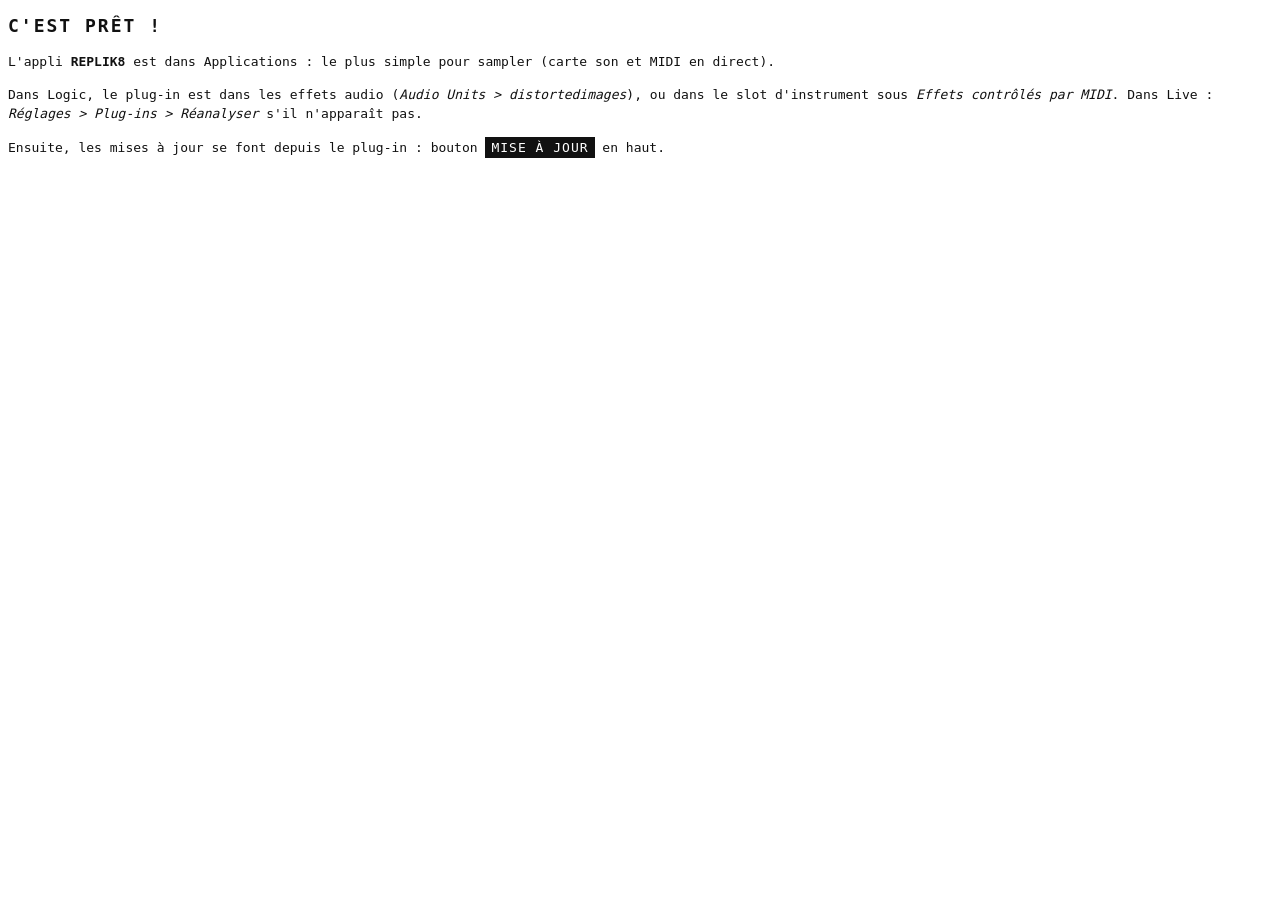
<file: tools/dmg/resources/conclusion.html>
<!DOCTYPE html>
<html lang="fr"><head><meta charset="utf-8">
<style>
  body { font-family: Menlo, Monaco, monospace; font-size: 13px; color: #111; line-height: 1.5; }
  h1 { font-size: 18px; letter-spacing: 2px; }
  .tag { display: inline-block; background: #111; color: #fff; padding: 1px 6px; letter-spacing: 1px; }
</style></head>
<body>
<h1>C'EST PRÊT !</h1>
<p>L'appli <b>REPLIK8</b> est dans Applications : le plus simple pour sampler (carte son et MIDI en direct).</p>
<p>Dans Logic, le plug-in est dans les effets audio (<i>Audio Units &gt; distortedimages</i>), ou dans le slot
d'instrument sous <i>Effets contrôlés par MIDI</i>. Dans Live : <i>Réglages &gt; Plug-ins &gt; Réanalyser</i> s'il n'apparaît pas.</p>
<p>Ensuite, les mises à jour se font depuis le plug-in : bouton <span class="tag">MISE À JOUR</span> en haut.</p>
</body></html>
</file>
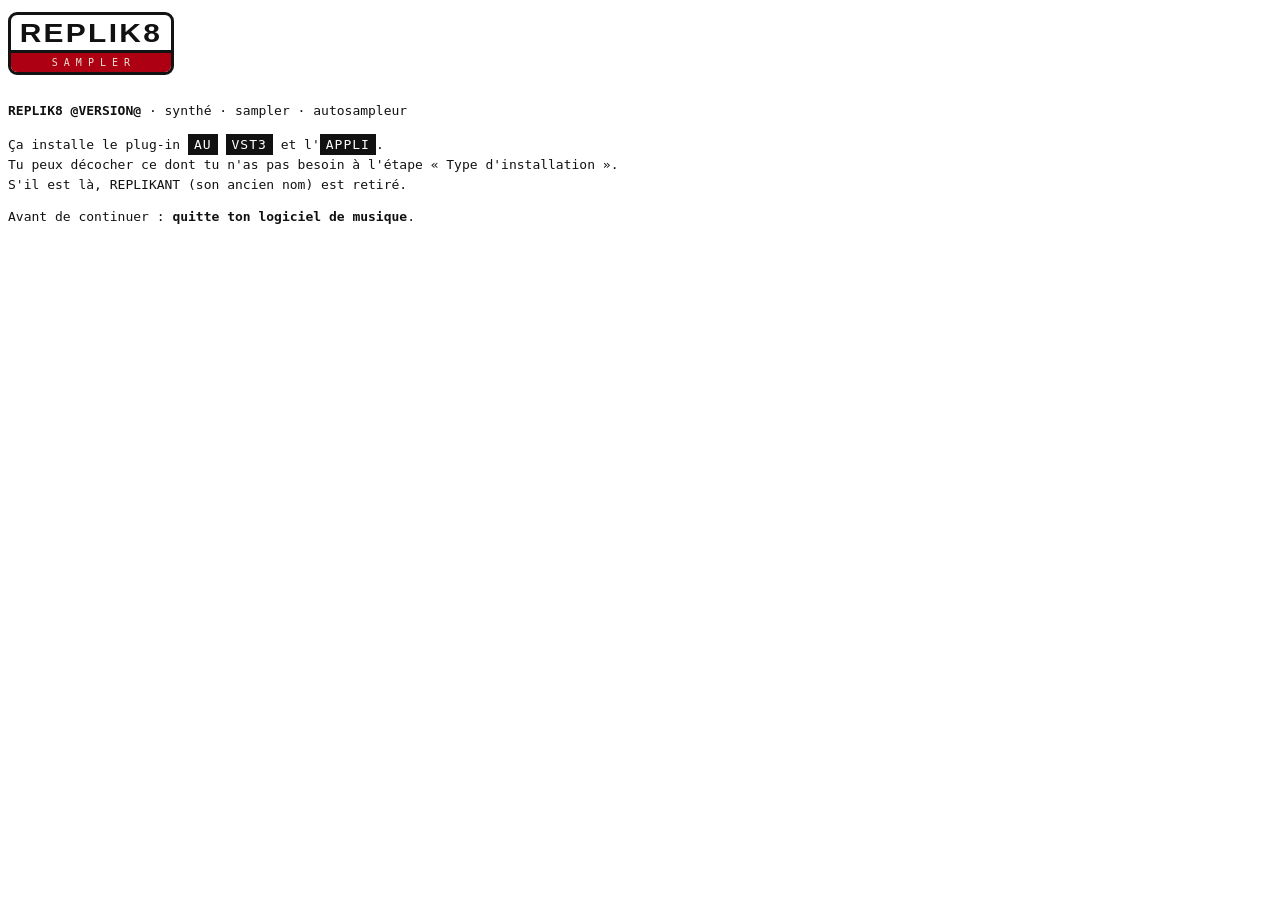
<file: tools/dmg/resources/welcome.html>
<!DOCTYPE html>
<html lang="fr"><head><meta charset="utf-8">
<style>
  body { font-family: Menlo, Monaco, monospace; font-size: 13px; color: #111; line-height: 1.5; }
  h1 { font-size: 18px; letter-spacing: 2px; margin: 0 0 4px 0; }
  .r { color: #ff3b2f; }
  .tag { display: inline-block; background: #111; color: #fff; padding: 1px 6px; letter-spacing: 1px; }
  .badge { display: inline-block; border: 3px solid #121312; border-radius: 9px; overflow: hidden; margin: 4px 0 8px 0; }
  .badge .name { font: bold 26px/1.1 Helvetica, Arial, sans-serif; letter-spacing: 2px; padding: 4px 18px 2px 18px; transform: scaleX(1.15); }
  .badge .band { background: #ad0013; color: #ece4d4; font-size: 10px; text-align: center; border-top: 3px solid #121312; padding: 2px 0; }
</style></head>
<body>
<div class="badge"><div class="name">REPLIK8</div><div class="band">S A M P L E R</div></div>
<p><b>REPLIK8 @VERSION@</b> · synthé · sampler · autosampleur</p>
<p>Ça installe le plug-in <span class="tag">AU</span> <span class="tag">VST3</span> et l'<span class="tag">APPLI</span>.<br>
Tu peux décocher ce dont tu n'as pas besoin à l'étape « Type d'installation ».<br>S'il est là, REPLIKANT (son ancien nom) est retiré.</p>
<p>Avant de continuer : <b>quitte ton logiciel de musique</b>.</p>
</body></html>
</file>
<file: site/style.css>
/* REPLIK8's site, in the plug-in's own look (0.3, NOIR & OR): a near-black, a black screen, the gold of the keys that
   are on, a deep red for what records; fine-line pictos. Fonts: Space Grotesk and IBM Plex Mono (SIL OFL). */
@font-face { font-family: Grotesk; font-weight: 300; src: url(fonts/SpaceGrotesk-Light.woff2) format('woff2'); font-display: swap; }
@font-face { font-family: Grotesk; font-weight: 500; src: url(fonts/SpaceGrotesk-Medium.woff2) format('woff2'); font-display: swap; }
@font-face { font-family: Grotesk; font-weight: 700; src: url(fonts/SpaceGrotesk-Bold.woff2) format('woff2'); font-display: swap; }
@font-face { font-family: Plex; font-weight: 400; src: url(fonts/IBMPlexMono-Regular.woff2) format('woff2'); font-display: swap; }
@font-face { font-family: Plex; font-weight: 500; src: url(fonts/IBMPlexMono-Medium.woff2) format('woff2'); font-display: swap; }

:root {
  --bg: #121312; --panel: #191a18; --card: #20211f; --key: #232422; --line: #2d2e2b; --faint: #3d3e3a;
  --dim: #7d776c; --grey: #a49d90; --cream: #ece4d4; --gold: #a67d43; --gold-hi: #d4a35a; --red: #ad0013; --red-hi: #e0303f;
  --sans: Grotesk, ui-sans-serif, system-ui, sans-serif; --mono: Plex, ui-monospace, monospace;
}
* { box-sizing: border-box; }
html { scroll-behavior: smooth; scroll-padding-top: 76px; }
body {
  margin: 0; background: var(--bg); color: var(--cream); font: 300 18px/1.55 var(--sans);
  background-image: linear-gradient(rgba(255,255,255,.018) 1px, transparent 1px), linear-gradient(90deg, rgba(255,255,255,.018) 1px, transparent 1px);
  background-size: 32px 32px; -webkit-font-smoothing: antialiased;
}
a { color: var(--gold-hi); }
b, strong { font-weight: 500; color: var(--cream); }
i { font-style: normal; color: var(--grey); }
small { font-size: 15px; color: var(--grey); }
.y { color: var(--gold-hi); } .r { color: var(--red-hi); }
::selection { background: var(--gold); color: var(--bg); }
svg.p { width: 22px; height: 22px; fill: none; stroke: currentColor; stroke-width: 1.5; stroke-linecap: round; stroke-linejoin: round; flex: none; }
svg.p .f { fill: currentColor; stroke: none; }

/* the top bar ------------------------------------------------------------------------------------------------------- */
.bar {
  position: sticky; top: 0; z-index: 50; display: flex; align-items: center; gap: 10px; padding: 10px 18px;
  background: rgba(18, 19, 18, .92); backdrop-filter: blur(8px); -webkit-backdrop-filter: blur(8px); border-bottom: 1px solid var(--line);
}
.logo { display: flex; align-items: center; gap: 10px; font: 500 18px var(--sans); letter-spacing: .05em; text-decoration: none; color: var(--cream); margin-right: 10px; white-space: nowrap; }
.logo svg { width: 86px; height: 25px; display: block; }
.bar nav { display: flex; gap: 6px; flex: 1; overflow-x: auto; scrollbar-width: none; }
.bar nav a, .tabs button {
  font: 500 12px var(--mono); letter-spacing: .08em; text-transform: uppercase; text-decoration: none; color: var(--cream);
  background: var(--key); border: 1px solid var(--line); border-radius: 7px; padding: 8px 12px; white-space: nowrap; cursor: pointer;
  box-shadow: 0 2px 0 #0a0a09;
}
.bar nav a:hover, .tabs button:hover { border-color: var(--faint); }
.tabs button[aria-selected="true"] { background: var(--gold); border-color: var(--gold); color: var(--bg); }
.light {
  display: flex; align-items: center; gap: 8px; font: 500 13px var(--mono); color: var(--gold-hi); text-decoration: none;
  border: 1px solid var(--line); border-radius: 7px; padding: 7px 12px; background: #070707; white-space: nowrap;
}
.light b { width: 8px; height: 8px; border-radius: 50%; background: var(--red-hi); box-shadow: 0 0 8px var(--red-hi); animation: blink 1.6s ease-in-out infinite; }
@keyframes blink { 50% { opacity: .25; } }

main { max-width: 1120px; margin: 0 auto; padding: 0 18px; }

/* the hero ---------------------------------------------------------------------------------------------------------- */
.hero { padding: 56px 0 10px; text-align: center; }
.title { margin: 10px 0 0; line-height: 0; }
.title .badge { width: 400px; max-width: 86vw; height: auto; }
.tag { font: 500 13px var(--mono); letter-spacing: .16em; text-transform: uppercase; color: var(--gold-hi); margin: 16px 0 0; }
.lead { font-size: 23px; line-height: 1.45; max-width: 820px; margin: 22px auto 30px; }
.get { display: flex; flex-direction: column; align-items: center; gap: 16px; }
.dl {
  display: inline-flex; align-items: center; gap: 14px; font: 500 17px var(--mono); letter-spacing: .1em; text-transform: uppercase;
  text-decoration: none; color: #fff; background: var(--red); padding: 18px 30px; border-radius: 14px;
  box-shadow: 0 4px 0 #5a000a, 0 14px 34px rgba(173, 0, 19, .28); transition: transform .08s, box-shadow .08s;
}
.dl:hover { transform: translateY(1px); box-shadow: 0 3px 0 #5a000a, 0 10px 26px rgba(173, 0, 19, .32); }
.dl:active { transform: translateY(4px); box-shadow: 0 0 0 #5a000a; }
.dl .dot { width: 14px; height: 14px; border-radius: 50%; background: #fff; }
.dl small { font: 400 13px var(--mono); color: rgba(255, 255, 255, .72); text-transform: none; letter-spacing: 0; }
.specs { list-style: none; display: flex; flex-wrap: wrap; justify-content: center; gap: 6px 0; margin: 0; padding: 0;
         color: var(--grey); font: 400 13px var(--mono); letter-spacing: .05em; text-transform: uppercase; }
.specs li + li::before { content: '·'; margin: 0 10px; color: var(--faint); }
.screen, .shot { border-radius: 18px; overflow: hidden; border: 1px solid var(--line); background: #000; box-shadow: 0 30px 60px rgba(0, 0, 0, .55); }
.screen { margin: 48px auto 8px; }
.shot { margin: 22px 24px 4px; }
.screen img, .shot img { display: block; width: 100%; height: auto; }
.shot + .cap { margin: 8px 24px 0; text-align: center; }

/* the modules: dark cards with a gold label and a red LED ------------------------------------------------------------ */
.mod { background: var(--panel); border: 1px solid var(--line); border-radius: 20px; margin: 56px 0; padding: 0 0 24px; overflow: hidden; }
.mod h2 {
  margin: 0 0 20px; padding: 18px 24px 16px; display: flex; align-items: center; gap: 12px;
  font: 500 13px var(--mono); letter-spacing: .16em; text-transform: uppercase; color: var(--gold-hi);
  border-bottom: 1px solid var(--line); background: linear-gradient(#1f201e, var(--panel));
}
.mod h2::before { content: ''; width: 8px; height: 8px; border-radius: 50%; background: var(--red-hi); box-shadow: 0 0 8px var(--red-hi); }
.mod h2 svg.p { margin-left: auto; color: var(--gold-hi); width: 26px; height: 26px; }
.mod > p, .mod > ul, .mod > ol, .mod > .route, .mod > .tabs { margin-left: 24px; margin-right: 24px; }
.intro { margin: 0 24px 16px; font-size: 21px; line-height: 1.45; }
.cap { color: var(--grey); font-size: 16px; margin-top: 10px; }

kbd {
  display: inline-block; min-width: 36px; text-align: center; font: 500 11px var(--mono); letter-spacing: .06em; color: var(--gold-hi);
  background: var(--key); border: 1px solid var(--line); border-radius: 6px; padding: 5px 7px 4px; margin-right: 14px; vertical-align: 2px;
  box-shadow: 0 2px 0 #0a0a09; text-indent: 0;
}
kbd.k { color: var(--cream); margin: 0 2px; min-width: 26px; }
.tabs { display: flex; gap: 6px; margin-bottom: 14px; flex-wrap: wrap; }

.steps-list { list-style: none; padding: 0; margin: 6px 24px 0; }
.steps-list li { margin: 0 0 14px; padding-left: 64px; text-indent: -64px; }
.steps-list li > small, .steps-list li > .cmd { text-indent: 0; }
.cmd { display: flex; align-items: stretch; margin: 10px 0 6px; border: 1px solid var(--line); border-radius: 10px; overflow: hidden; background: #070707; text-indent: 0; }
.cmd code { flex: 1; font: 400 13px/1.45 var(--mono); color: var(--gold-hi); padding: 10px 12px; max-height: 110px; overflow: auto; word-break: break-all; }
.copy { font: 500 12px var(--mono); letter-spacing: .08em; text-transform: uppercase; border: 0; border-left: 1px solid var(--line); background: var(--gold); color: var(--bg); padding: 0 16px; cursor: pointer; }
.done { margin: 8px 24px 0; padding-top: 14px; border-top: 1px dashed var(--faint); }

/* what it does, how it plugs -------------------------------------------------------------------------------------------- */
.facts, .daw { display: grid; grid-template-columns: repeat(3, 1fr); gap: 12px; margin: 0 24px; }
.daw { grid-template-columns: repeat(2, 1fr); }
.facts > div, .daw > div { background: var(--card); border: 1px solid var(--line); border-radius: 14px; padding: 16px 18px; }
.facts h3, .daw h3 { margin: 0 0 8px; display: flex; align-items: center; gap: 10px; font: 500 12px var(--mono); letter-spacing: .12em; text-transform: uppercase; color: var(--gold-hi); }
.facts p { margin: 0; font-size: 16.5px; line-height: 1.5; }
.daw ol { margin: 0; padding-left: 20px; font-size: 16.5px; }
.daw li { margin-bottom: 6px; }

table.cmp { border-collapse: collapse; margin: 6px 24px 0; font: 400 14px var(--mono); }
table.cmp th { font: 500 11px var(--mono); letter-spacing: .1em; text-transform: uppercase; text-align: right; padding: 6px 14px; color: var(--grey); border-bottom: 1px solid var(--line); }
table.cmp td { text-align: right; padding: 5px 14px; border-bottom: 1px dotted var(--faint); }
table.cmp td:first-child, table.cmp th:first-child { text-align: left; }
table.cmp .good { color: var(--gold-hi); }

footer { max-width: 1120px; margin: 40px auto 0; padding: 22px 18px 44px; border-top: 1px solid var(--line); color: var(--dim); font-size: 15px; text-align: center; }
footer a { color: var(--grey); }
footer .links { font: 500 12px var(--mono); letter-spacing: .1em; text-transform: uppercase; }

@media (max-width: 860px) {
  .facts { grid-template-columns: 1fr 1fr; }
}
@media (max-width: 760px) {
  body { font-size: 17px; }
  .bar nav { display: none; }
  .bar { justify-content: space-between; }
  .title .badge { width: 280px; }
  .lead { font-size: 20px; }
  .facts, .daw { grid-template-columns: 1fr; }
  .steps-list li { padding-left: 0; text-indent: 0; }
  .mod { margin: 40px -8px; }
}
@media (prefers-reduced-motion: reduce) {
  *, *::before, *::after { animation-duration: 0s !important; transition: none !important; }
  html { scroll-behavior: auto; }
}
</file>
